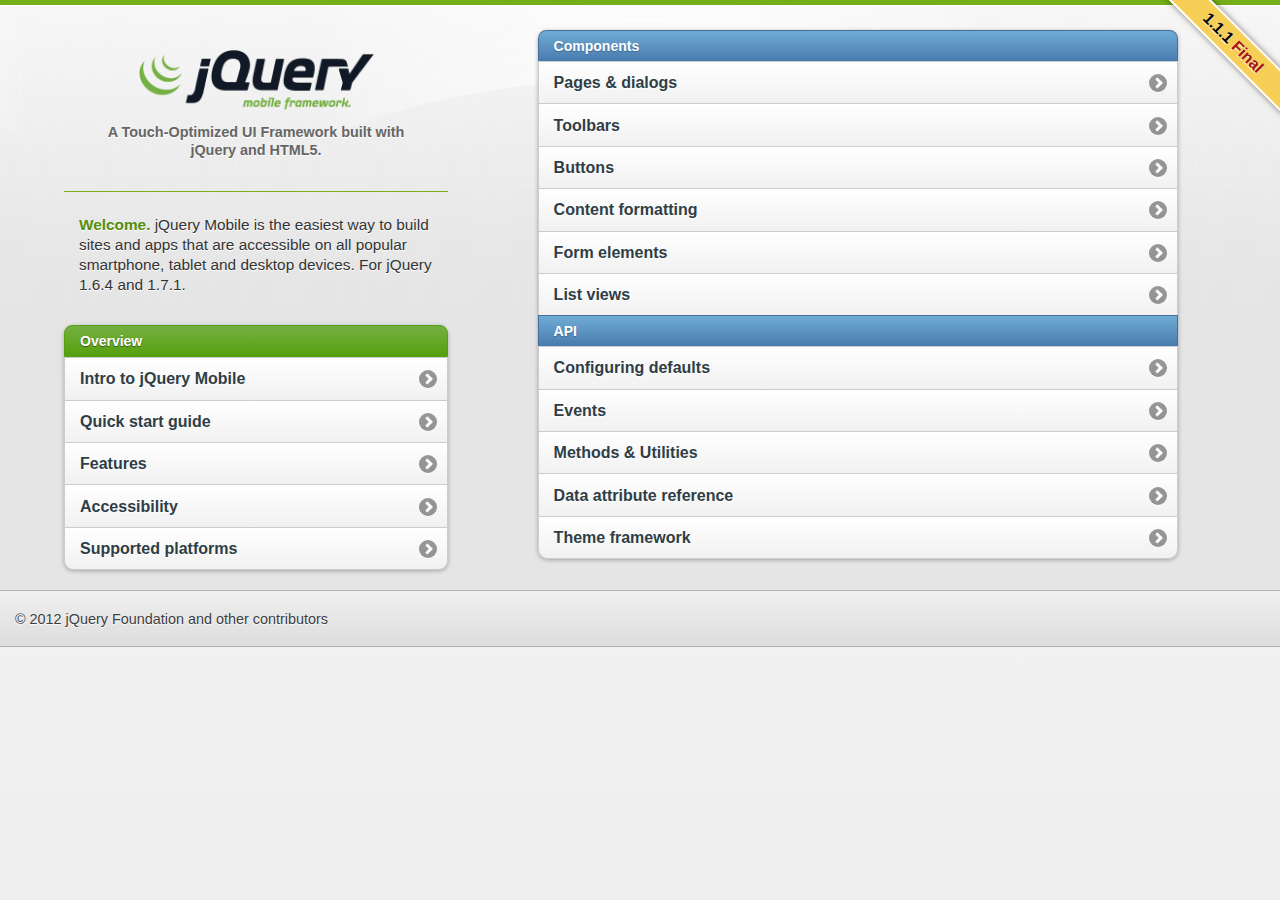
<file: WpWeddit/www/lib/jquery.mobile-1.1.1/demos/index.html>
<!DOCTYPE html>
<html>
<head>
	<meta charset="utf-8">
	<meta name="viewport" content="width=device-width, initial-scale=1">
	<title>jQuery Mobile: Demos and Documentation</title>
	<link rel="stylesheet"  href="css/themes/default/jquery.mobile-1.1.1.css" />
	<link rel="stylesheet" href="docs/_assets/css/jqm-docs.css" />
	<script src="js/jquery.js"></script>
	<script src="docs/_assets/js/jqm-docs.js"></script>
	<script src="js/jquery.mobile-1.1.1.js"></script>
	
</head>
<body>
<div data-role="page" class="type-home">
	<div data-role="content">
		<p class="jqm-version"></p>


		<div class="content-secondary">

			<div id="jqm-homeheader">
				<h1 id="jqm-logo"><img src="docs/_assets/images/jquery-logo.png" alt="jQuery Mobile Framework" /></h1>
				<p>A Touch-Optimized UI Framework built with jQuery and HTML5.</p>
			</div>


			<p class="intro"><strong>Welcome.</strong> jQuery Mobile is the easiest way to build sites and apps that are accessible on all popular smartphone, tablet and desktop devices. For jQuery 1.6.4 and 1.7.1.</p>

			<ul data-role="listview" data-inset="true" data-theme="c" data-dividertheme="f">
				<li data-role="list-divider">Overview</li>
				<li><a href="docs/about/intro.html">Intro to jQuery Mobile</a></li>
				<li><a href="docs/about/getting-started.html">Quick start guide</a></li>
				<li><a href="docs/about/features.html">Features</a></li>
				<li><a href="docs/about/accessibility.html">Accessibility</a></li>
				<li><a href="docs/about/platforms.html">Supported platforms</a></li>
			</ul>

		</div><!--/content-primary-->

		<div class="content-primary">
			<nav>


				<ul data-role="listview" data-inset="true" data-theme="c" data-dividertheme="b">
					<li data-role="list-divider">Components</li>
					<li><a href="docs/pages/index.html">Pages &amp; dialogs</a></li>
					<li><a href="docs/toolbars/index.html">Toolbars</a></li>
					<li><a href="docs/buttons/index.html">Buttons</a></li>
					<li><a href="docs/content/index.html">Content formatting</a></li>
					<li><a href="docs/forms/index.html">Form elements</a></li>
					<li><a href="docs/lists/index.html">List views</a></li>

					<li data-role="list-divider">API</li>
					<li><a href="docs/api/globalconfig.html">Configuring defaults</a></li>
					<li><a href="docs/api/events.html">Events</a></li>
					<li><a href="docs/api/methods.html">Methods &amp; Utilities</a></li>
					<li><a href="docs/api/data-attributes.html">Data attribute reference</a></li>
					<li><a href="docs/api/themes.html">Theme framework</a></li>


				</ul>
			</nav>
		</div>



	</div>

	<div data-role="footer" class="footer-docs" data-theme="c">
			<p>&copy; 2012 jQuery Foundation and other contributors</p>
	</div>

</div>
</body>
</html>
</file>
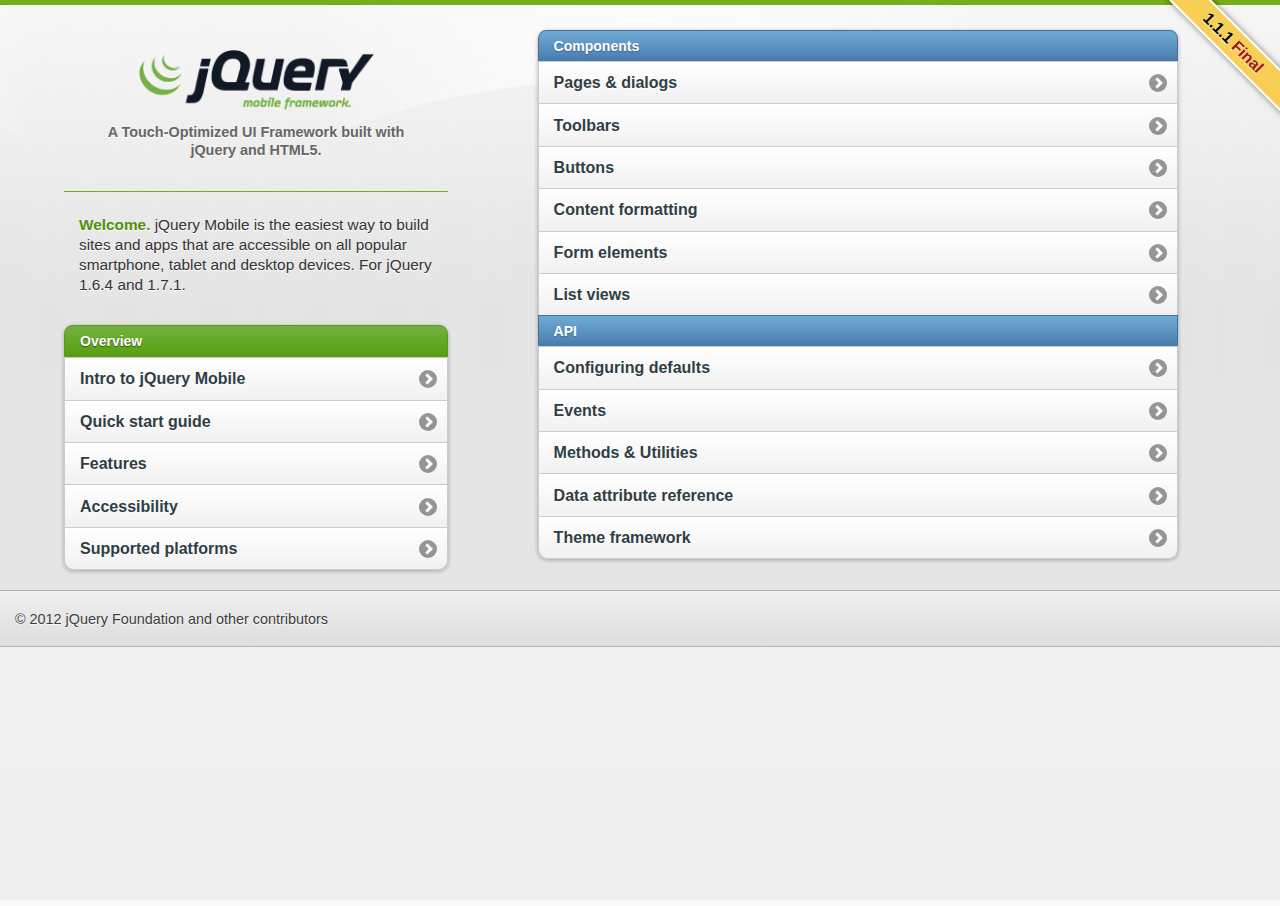
<file: WpWeddit/www/lib/jquery.mobile-1.1.1/demos/docs/index.html>
<!DOCTYPE html>
<html>
<head>
	<meta charset="utf-8">
	<meta name="viewport" content="width=device-width, initial-scale=1">
	<title>jQuery Mobile: Demos and Documentation</title>
	<link rel="stylesheet"  href="../css/themes/default/jquery.mobile-1.1.1.css" />
	<link rel="stylesheet" href="_assets/css/jqm-docs.css"/>

	<script src="../js/jquery.js"></script>
	<script src="../docs/_assets/js/jqm-docs.js"></script>
	<script src="../js/jquery.mobile-1.1.1.js"></script>
	<!-- Need to get a proper redirect hooked up. Blech. -->
	<meta http-equiv="refresh" content="0;url=../index.html">
</head> 
<body> 
	<div data-role="page" class="type-index">

<div data-role="header" data-theme="f">
	<h1>jQuery Mobile Docs</h1>
	<a href="../index.html" data-icon="home" data-iconpos="notext" class="ui-btn-right">Home</a>
</div>

<div data-role="content">   
	
<p>Nothing to see here folks.</p>
<a href="../index.html" data-role="button">View the documentation home page</a>

</div>

</div>
</body>
</html>
</file>
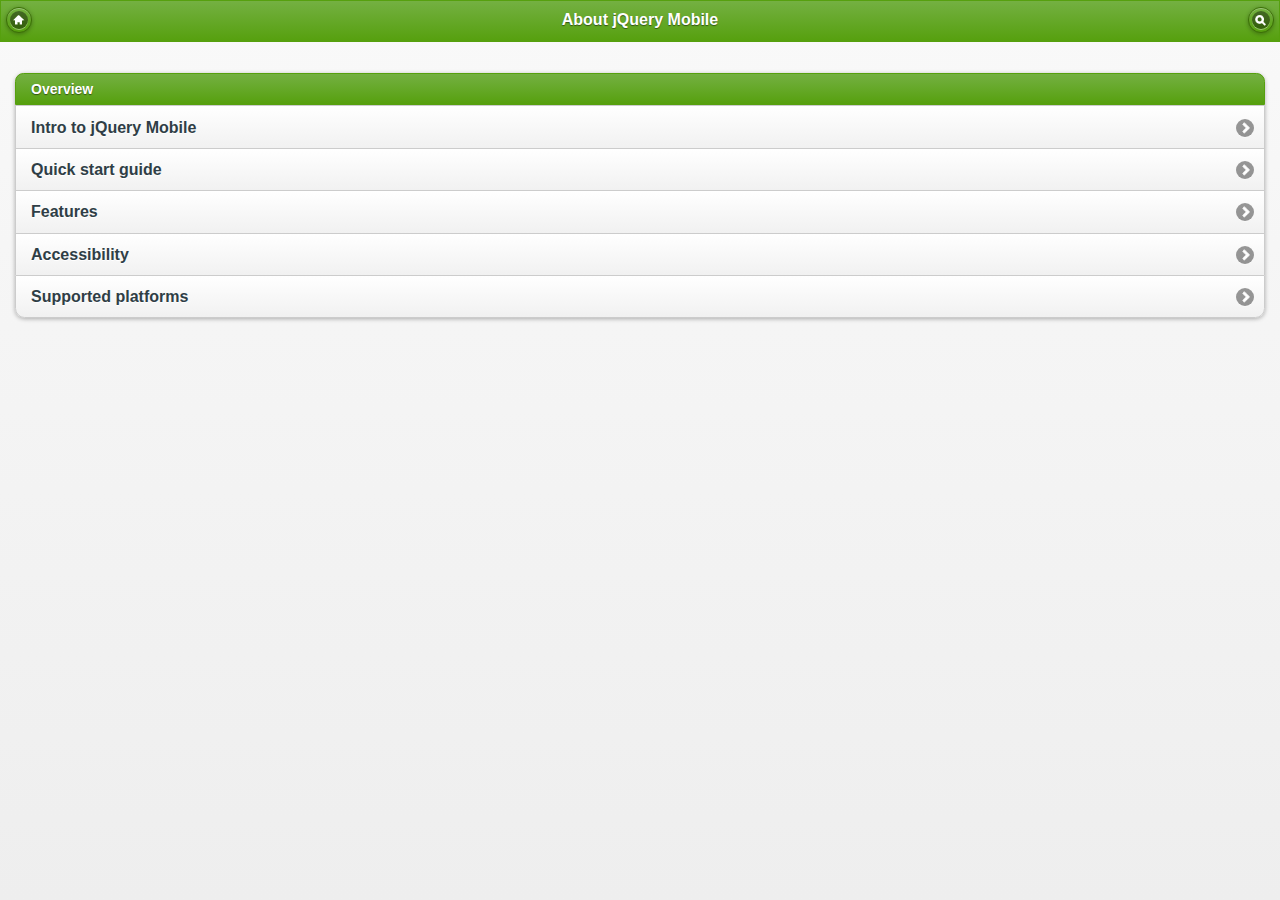
<file: WpWeddit/www/lib/jquery.mobile-1.1.1/demos/docs/about/index.html>
<!DOCTYPE html>
<html>
<head>
	<meta charset="utf-8">
	<meta name="viewport" content="width=device-width, initial-scale=1">
	<title>jQuery UI Mobile Framework - About</title>
	<link rel="stylesheet"  href="../../css/themes/default/jquery.mobile-1.1.1.css" />
	<link rel="stylesheet" href="../_assets/css/jqm-docs.css"/>

	<script src="../../js/jquery.js"></script>
	<script src="../../docs/_assets/js/jqm-docs.js"></script>
	<script src="../../js/jquery.mobile-1.1.1.js"></script>

</head>
<body> 

	<div data-role="page" class="type-index">

<div data-role="header" data-theme="f">
	<h1>About jQuery Mobile</h1>
	<a href="../../" data-icon="home" data-iconpos="notext" data-direction="reverse">Home</a>
		<a href="../nav.html" data-icon="search" data-iconpos="notext" data-rel="dialog" data-transition="fade">Search</a>
</div>

<div data-role="content">
	
	<ul data-role="listview" data-inset="true" data-theme="c" data-dividertheme="f">
		<li data-role="list-divider">Overview</li>
		<li><a href="intro.html">Intro to jQuery Mobile</a></li>
		<li><a href="getting-started.html">Quick start guide</a></li>	
		<li><a href="features.html">Features</a></li>
		<li><a href="accessibility.html">Accessibility</a></li>
		<li><a href="platforms.html">Supported platforms</a></li>
	</ul>

</div>

</div>
</body>
</html>
</file>
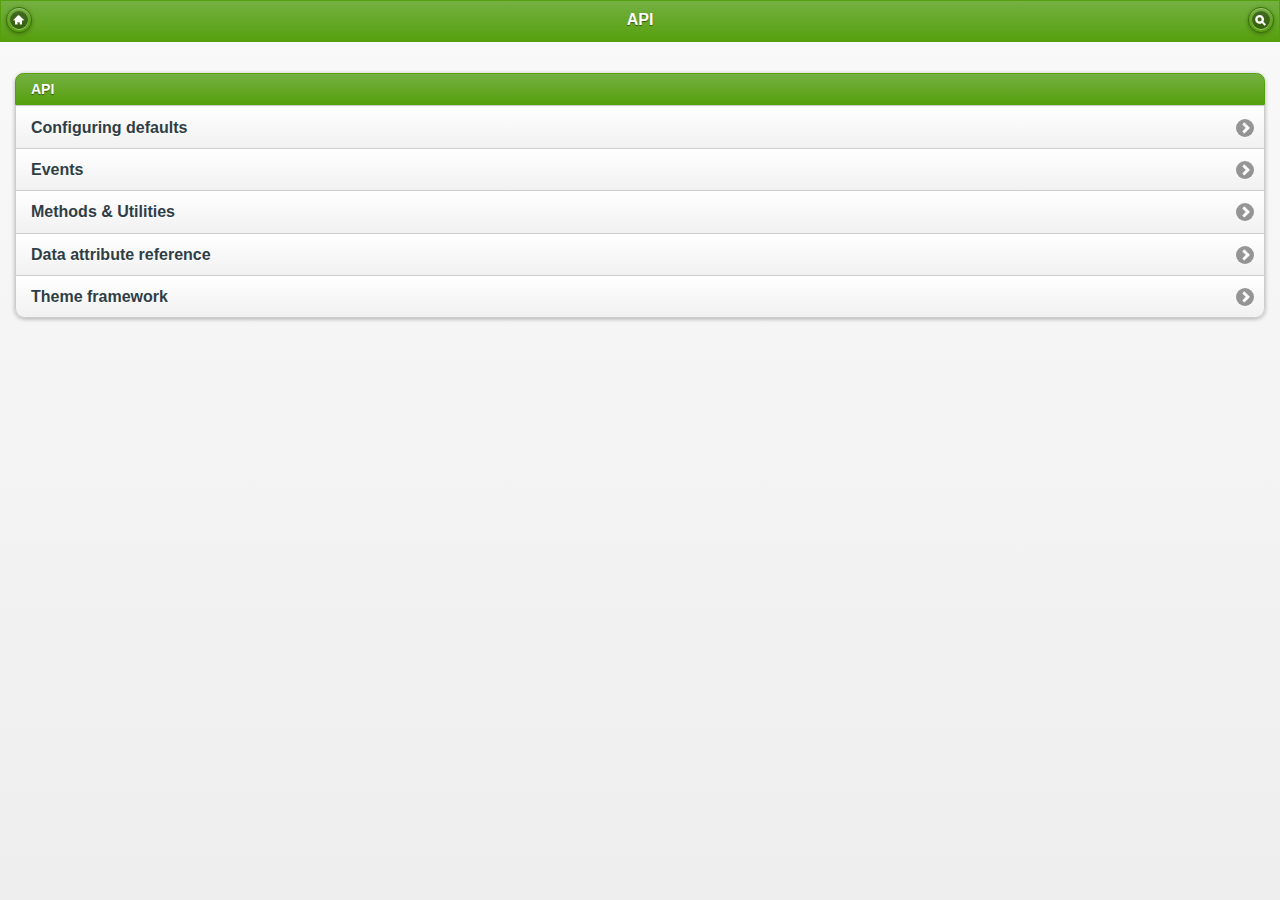
<file: WpWeddit/www/lib/jquery.mobile-1.1.1/demos/docs/api/index.html>
<!DOCTYPE html>
<html>
<head>
	<meta charset="utf-8">
	<meta name="viewport" content="width=device-width, initial-scale=1">
	<title>jQuery UI Mobile Framework - API</title>
	<link rel="stylesheet"  href="../../css/themes/default/jquery.mobile-1.1.1.css" />
	<link rel="stylesheet" href="../_assets/css/jqm-docs.css"/>

	<script src="../../js/jquery.js"></script>
	<script src="../../docs/_assets/js/jqm-docs.js"></script>
	<script src="../../js/jquery.mobile-1.1.1.js"></script>

</head> 
<body> 
<div data-role="page" class="type-index">

<div data-role="header" data-theme="f">
	<h1>API</h1>
	<a href="../../" data-icon="home" data-iconpos="notext" data-direction="reverse">Home</a>
		<a href="../nav.html" data-icon="search" data-iconpos="notext" data-rel="dialog" data-transition="fade">Search</a>
</div>

<div data-role="content">
	
		
		<ul data-role="listview" data-inset="true" data-theme="c" data-dividertheme="f">
			<li data-role="list-divider">API</li>
			<li><a href="globalconfig.html">Configuring defaults</a></li>
			<li><a href="events.html">Events</a></li>
			<li><a href="methods.html">Methods &amp; Utilities</a></li>
			<li><a href="data-attributes.html">Data attribute reference</a></li>
			<li><a href="themes.html">Theme framework</a></li>
		</ul>

</div>

</div>
</body>
</html>
</file>
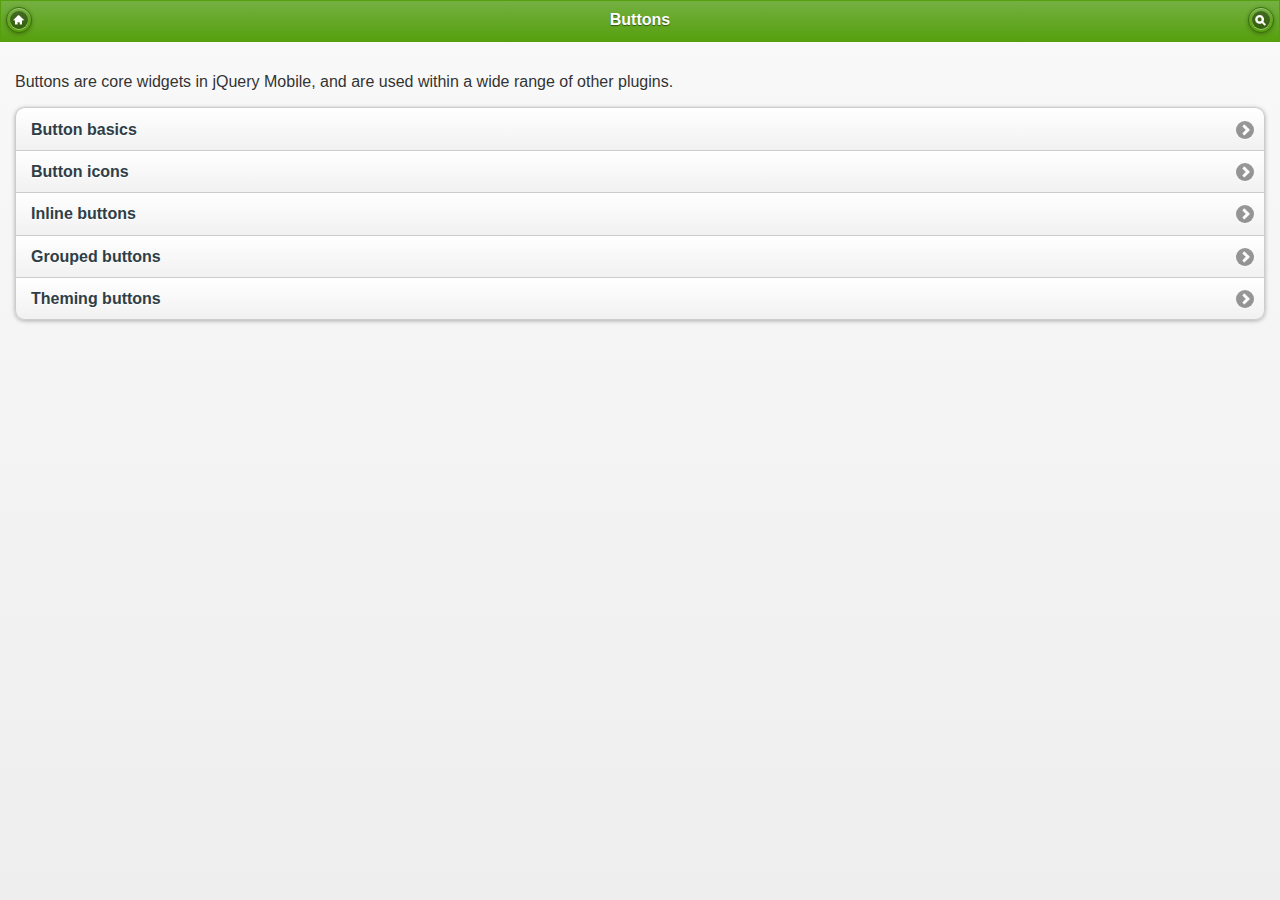
<file: WpWeddit/www/lib/jquery.mobile-1.1.1/demos/docs/buttons/index.html>
<!DOCTYPE html> 
<html>
	<head>
	<meta charset="utf-8">
	<meta name="viewport" content="width=device-width, initial-scale=1"> 
	<title>jQuery Mobile Docs - Buttons</title> 
	<link rel="stylesheet"  href="../../css/themes/default/jquery.mobile-1.1.1.css" />  
	<link rel="stylesheet" href="../_assets/css/jqm-docs.css"/>

	<script src="../../js/jquery.js"></script>
	<script src="../../docs/_assets/js/jqm-docs.js"></script>
	<script src="../../js/jquery.mobile-1.1.1.js"></script>

</head> 
<body> 

<div data-role="page" class="type-index">

	<div data-role="header" data-theme="f">
		<h1>Buttons</h1>
		<a href="../../" data-icon="home" data-iconpos="notext" data-direction="reverse">Home</a>
		<a href="../nav.html" data-icon="search" data-iconpos="notext" data-rel="dialog" data-transition="fade">Search</a>
	</div><!-- /header -->

	<div data-role="content">
			<p>Buttons are core widgets in jQuery Mobile, and are used within a wide range of other plugins.</p>

			<ul data-role="listview" data-inset="true">
					<li><a href="buttons-types.html">Button basics</a></li>
					<li><a href="buttons-icons.html">Button icons</a></li>
					<li><a href="buttons-inline.html">Inline buttons</a></li>
					<li><a href="buttons-grouped.html">Grouped buttons</a></li>
					<li><a href="buttons-themes.html">Theming buttons</a></li>
			</ul>
		</div>
	</div><!-- /content -->



	</div><!-- /page -->

	</body>
	</html>
</file>
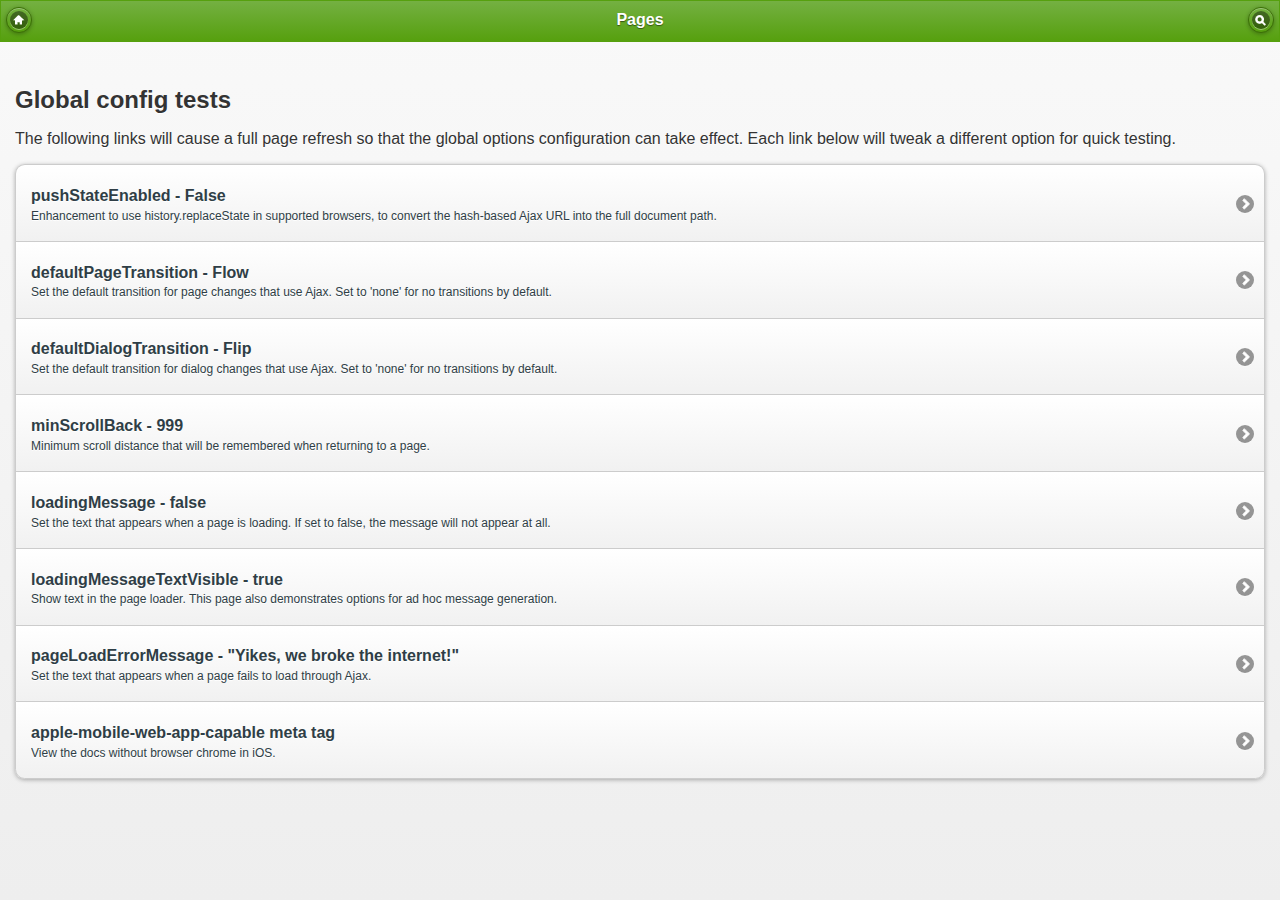
<file: WpWeddit/www/lib/jquery.mobile-1.1.1/demos/docs/config/index.html>
<!DOCTYPE html> 
<html>
	<head>
	<meta charset="utf-8">
	<meta name="viewport" content="width=device-width, initial-scale=1"> 
	<title>jQuery Mobile Docs - Configuration</title> 
	<link rel="stylesheet"  href="../../css/themes/default/jquery.mobile-1.1.1.css" />  
	<link rel="stylesheet" href="../_assets/css/jqm-docs.css"/>

	<script src="../../js/jquery.js"></script>
	<script src="../../docs/_assets/js/jqm-docs.js"></script>
	<script src="../../js/jquery.mobile-1.1.1.js"></script>

</head> 
<body> 

	<div data-role="page" class="type-index">

		<div data-role="header" data-theme="f">
		<h1>Pages</h1>
		<a href="../../" data-icon="home" data-iconpos="notext" data-direction="reverse">Home</a>
		<a href="../nav.html" data-icon="search" data-iconpos="notext" data-rel="dialog" data-transition="fade">Search</a>
	</div><!-- /header -->

	<div data-role="content">
				<h2>Global config tests</h2>
				<p>The following links will cause a full page refresh so that the global options configuration can take effect. Each link below will tweak a different option for quick testing.</p>

			
		<ul data-role="listview" data-inset="true">
			<li>
				<a href="pushState.html" data-ajax="false">
				<h3>pushStateEnabled - False</h3>
				<p>Enhancement to use history.replaceState in supported browsers, to convert the hash-based Ajax URL into the full document path. </p>
				</a>
			</li>
			<li>
				<a href="pageTransition.html" data-ajax="false">
				<h3>defaultPageTransition - Flow</h3>
				<p>Set the default transition for page changes that use Ajax. Set to 'none' for no transitions by default.</p>
				</a>
			</li>
			<li>
				<a href="dialogTransition.html" data-ajax="false">
				<h3>defaultDialogTransition - Flip</h3>
				<p>Set the default transition for dialog changes that use Ajax. Set to 'none' for no transitions by default.</p>
				</a>
			</li>
			<li>
				<a href="minScrollBack.html" data-ajax="false">
				<h3>minScrollBack - 999</h3>
				<p>Minimum scroll distance that will be remembered when returning to a page.</p>
				</a>
			</li>
			<li>
				<a href="loadingMessage.html" data-ajax="false">
				<h3>loadingMessage - false</h3>
				<p>Set the text that appears when a page is loading. If set to false, the message will not appear at all.</p>
				</a>
			</li>
			<li>
				<a href="loadingMessageTextVisible.html" data-ajax="false">
				<h3>loadingMessageTextVisible - true</h3>
				<p>Show text in the page loader.  This page also demonstrates options for ad hoc message generation.</p>
				</a>
			</li>
			<li>
				<a href="pageLoadErrorMessage.html" data-ajax="false">
				<h3>pageLoadErrorMessage - "Yikes, we broke the internet!"</h3>
				<p>Set the text that appears when a page fails to load through Ajax.</p>
				</a>
			</li>
			<li>
				<a href="iOSFullscreen.html" data-ajax="false">
				<h3>apple-mobile-web-app-capable meta tag</h3>
				<p>View the docs without browser chrome in iOS.</p>
				</a>
			</li>
		</ul>
		

		</div><!-- /ui-body wrapper -->	
</div><!-- /page -->

</body>
</html>
</file>
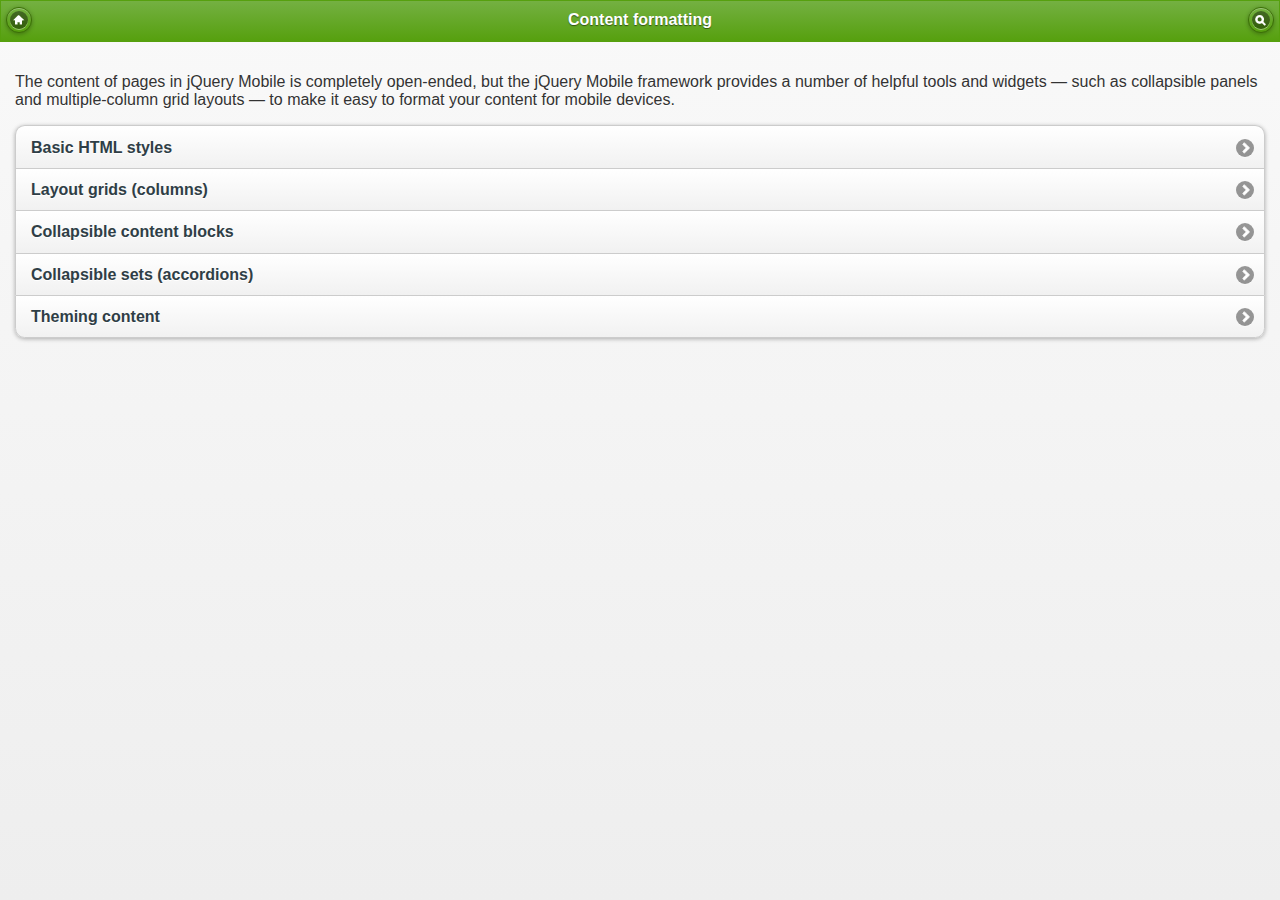
<file: WpWeddit/www/lib/jquery.mobile-1.1.1/demos/docs/content/index.html>
<!DOCTYPE html> 
<html>
	<head>
	<meta charset="utf-8">
	<meta name="viewport" content="width=device-width, initial-scale=1"> 
	<title>jQuery Mobile Docs - Content formatting</title> 
	<link rel="stylesheet"  href="../../css/themes/default/jquery.mobile-1.1.1.css" />  
	<link rel="stylesheet" href="../_assets/css/jqm-docs.css"/>

	<script src="../../js/jquery.js"></script>
	<script src="../../docs/_assets/js/jqm-docs.js"></script>
	<script src="../../js/jquery.mobile-1.1.1.js"></script>

</head> 
<body> 

<div data-role="page" class="type-index">

		<div data-role="header" data-theme="f">
		<h1>Content formatting</h1>
		<a href="../../" data-icon="home" data-iconpos="notext" data-direction="reverse">Home</a>
		<a href="../nav.html" data-icon="search" data-iconpos="notext" data-rel="dialog" data-transition="fade">Search</a>
	</div><!-- /header -->

	<div data-role="content">

		<p>The content of pages in jQuery Mobile is completely open-ended, but the jQuery Mobile framework provides a number of helpful tools and widgets &mdash; such as collapsible panels and multiple-column grid layouts &mdash; to make it easy to format your content for mobile devices.</p>

		

			
		<ul data-role="listview" data-inset="true">
			<li><a href="content-html.html">Basic HTML styles</a></li>
			<li><a href="content-grids.html">Layout grids (columns)</a></li>
			<li><a href="content-collapsible.html">Collapsible content blocks</a></li>
			<li><a href="content-collapsible-set.html">Collapsible sets (accordions)</a></li>
			<li><a href="content-themes.html">Theming content</a></li>
			<!--<li><a href="api-content.html">API documentation</a></li>-->
		</ul>

	</div><!-- /ui-body wrapper -->	
</div><!-- /page -->

</body>
</html>
</file>
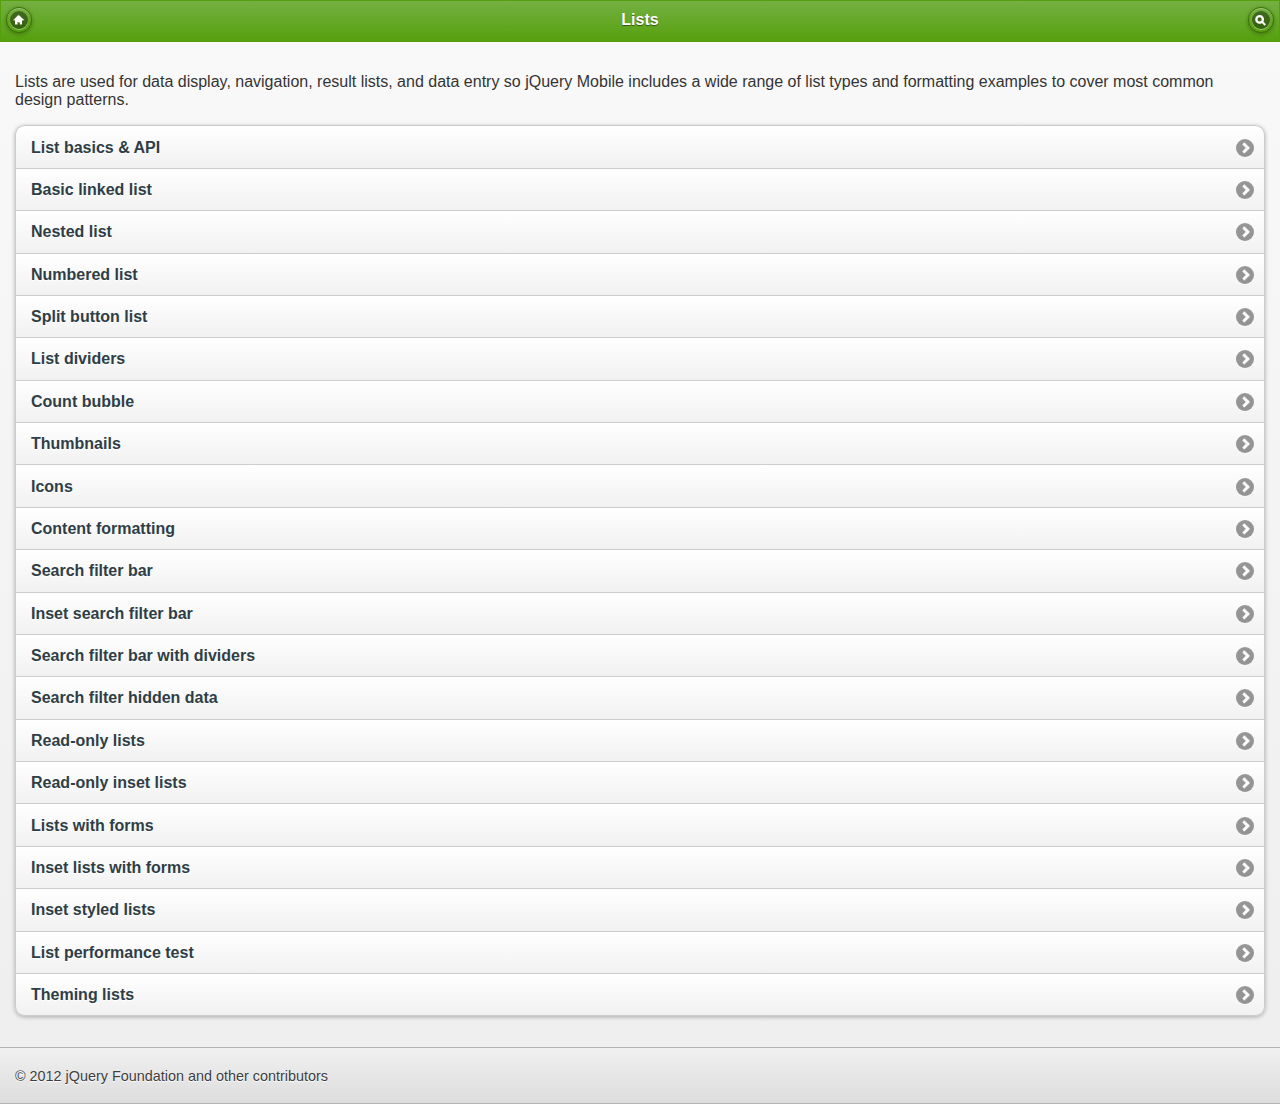
<file: WpWeddit/www/lib/jquery.mobile-1.1.1/demos/docs/lists/index.html>
<!DOCTYPE html> 
<html>
	<head>
	<meta charset="utf-8">
	<meta name="viewport" content="width=device-width, initial-scale=1"> 
	<title>jQuery Mobile Docs - Lists</title> 
	<link rel="stylesheet"  href="../../css/themes/default/jquery.mobile-1.1.1.css" />  
	<link rel="stylesheet" href="../_assets/css/jqm-docs.css"/>

	<script src="../../js/jquery.js"></script>
	<script src="../../docs/_assets/js/jqm-docs.js"></script>
	<script src="../../js/jquery.mobile-1.1.1.js"></script>

</head> 
<body> 

	<div data-role="page" class="type-index">

		<div data-role="header" data-theme="f">
		<h1>Lists</h1>
		<a href="../../" data-icon="home" data-iconpos="notext" data-direction="reverse">Home</a>
		<a href="../nav.html" data-icon="search" data-iconpos="notext" data-rel="dialog" data-transition="fade">Search</a>
	</div><!-- /header -->

	<div data-role="content">

		<p>Lists are used for data display, navigation, result lists, and data entry so jQuery Mobile includes a wide range of list types and formatting examples to cover most common design patterns.</p>
				
		<ul data-role="listview" data-inset="true">
			<li><a href="docs-lists.html">List basics &amp; API</a></li>
			<li><a href="lists-ul.html">Basic linked list</a></li>
			<li><a href="lists-nested.html">Nested list</a></li>
			<li><a href="lists-ol.html">Numbered list</a></li>
			
			
			
			<li><a href="lists-split.html">Split button list</a></li>	
			<li><a href="lists-divider.html">List dividers</a></li>
			<li><a href="lists-count.html">Count bubble</a></li>
			<li><a href="lists-thumbnails.html">Thumbnails</a></li>
			<li><a href="lists-icons.html">Icons</a></li>
			<li><a href="lists-formatting.html">Content formatting</a></li>
			<li><a href="lists-search.html">Search filter bar</a></li>
			<li><a href="lists-search-inset.html">Inset search filter bar</a></li>
			<li><a href="lists-search-with-dividers.html">Search filter bar with dividers</a></li>
			<li><a href="lists-search-filtertext.html">Search filter hidden data</a></li>

			<li><a href="lists-readonly.html">Read-only lists</a></li>
			<li><a href="lists-readonly-inset.html">Read-only inset lists</a></li>
			<li><a href="lists-forms.html">Lists with forms</a></li>
			<li><a href="lists-forms-inset.html">Inset lists with forms</a></li>
			
			
			
			<li><a href="lists-inset.html">Inset styled lists</a></li>
			<li><a href="lists-performance.html">List performance test</a></li>
			<li><a href="lists-themes.html">Theming lists</a></li>
			<!--<li><a href="api-lists.html">API documentation</a></li>-->
		</ul>
		
	

	</div><!-- /content -->

	<div data-role="footer" class="footer-docs" data-theme="c">
			<p>&copy; 2012 jQuery Foundation and other contributors</p>
	</div>

	</div><!-- /page -->

	</body>
	</html>
</file>
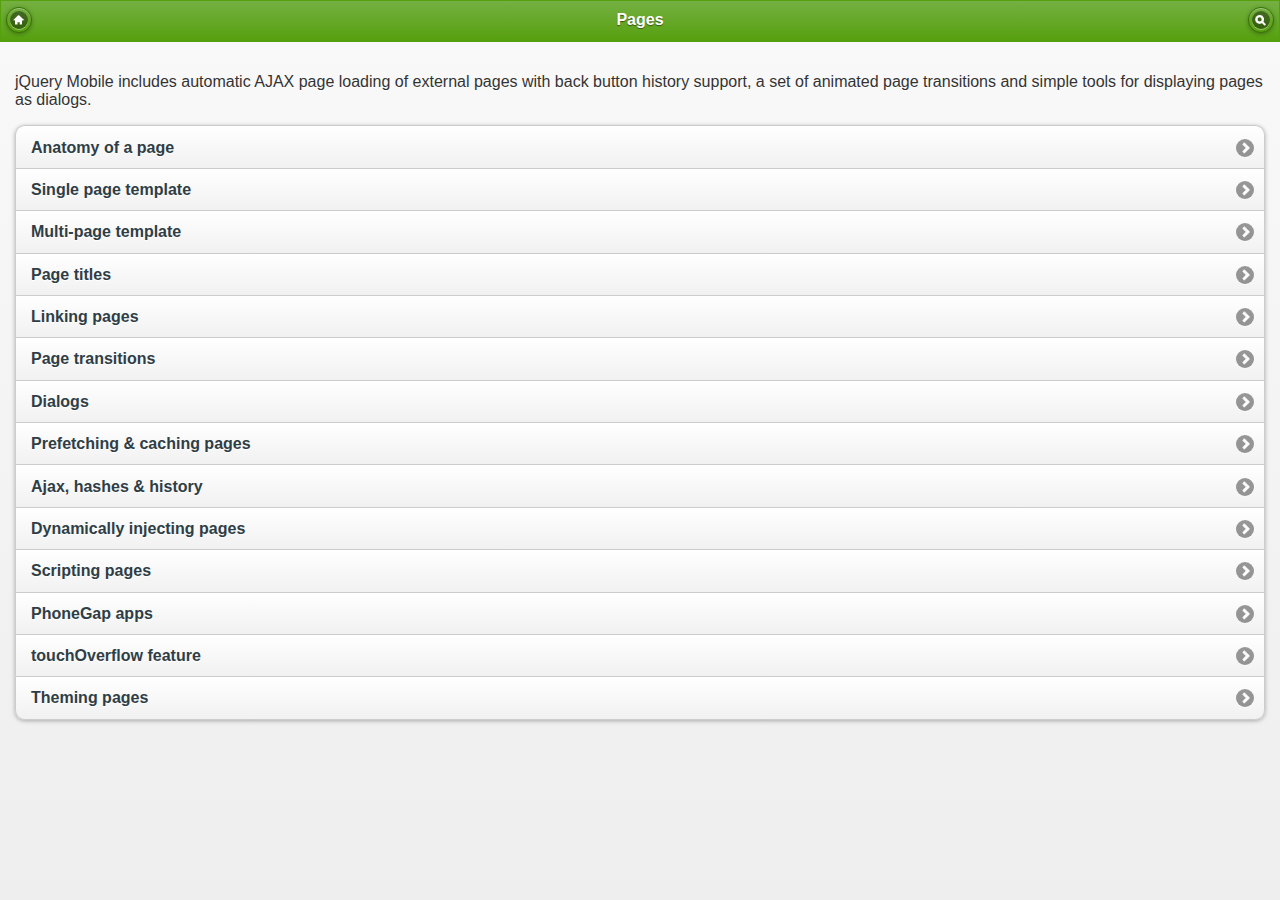
<file: WpWeddit/www/lib/jquery.mobile-1.1.1/demos/docs/pages/index.html>
<!DOCTYPE html> 
<html>
	<head>
	<meta charset="utf-8">
	<meta name="viewport" content="width=device-width, initial-scale=1"> 
	<title>jQuery Mobile Docs - Pages</title> 
	<link rel="stylesheet"  href="../../css/themes/default/jquery.mobile-1.1.1.css" />  
	<link rel="stylesheet" href="../_assets/css/jqm-docs.css"/>

	<script src="../../js/jquery.js"></script>
	<script src="../../docs/_assets/js/jqm-docs.js"></script>
	<script src="../../js/jquery.mobile-1.1.1.js"></script>

</head> 
<body> 

	<div data-role="page" class="type-index">

		<div data-role="header" data-theme="f">
		<h1>Pages</h1>
		<a href="../../" data-icon="home" data-iconpos="notext" data-direction="reverse">Home</a>
		<a href="../nav.html" data-icon="search" data-iconpos="notext" data-rel="dialog" data-transition="fade">Search</a>
	</div><!-- /header -->

	<div data-role="content">

				<p>jQuery Mobile includes automatic AJAX page loading of external pages with back button history support, a set of animated page transitions and simple tools for displaying pages as dialogs.</p>

			
		<ul data-role="listview" data-inset="true">
								<li><a href="page-anatomy.html">Anatomy of a page</a></li>
								<li><a href="page-template.html" data-ajax="false">Single page template</a></li>
								<li><a href="multipage-template.html" data-ajax="false">Multi-page template</a></li>
								<li><a href="page-titles.html">Page titles</a></li>
								<li><a href="page-links.html">Linking pages</a></li>
								<li><a href="page-transitions.html">Page transitions</a></li>
								<li><a href="page-dialogs.html">Dialogs</a></li>
								<li><a href="page-cache.html">Prefetching &amp; caching pages</a></li>
								<li><a href="page-navmodel.html">Ajax, hashes &amp; history</a></li>
								<li><a href="page-dynamic.html">Dynamically injecting pages</a></li>
								<li><a href="page-scripting.html">Scripting pages</a></li>
								<li><a href="phonegap.html">PhoneGap apps</a></li>
								<li><a href="touchoverflow.html">touchOverflow feature</a></li>
								<li><a href="pages-themes.html">Theming pages</a></li>
		</ul>


		</div><!-- /ui-body wrapper -->	
</div><!-- /page -->

</body>
</html>
</file>
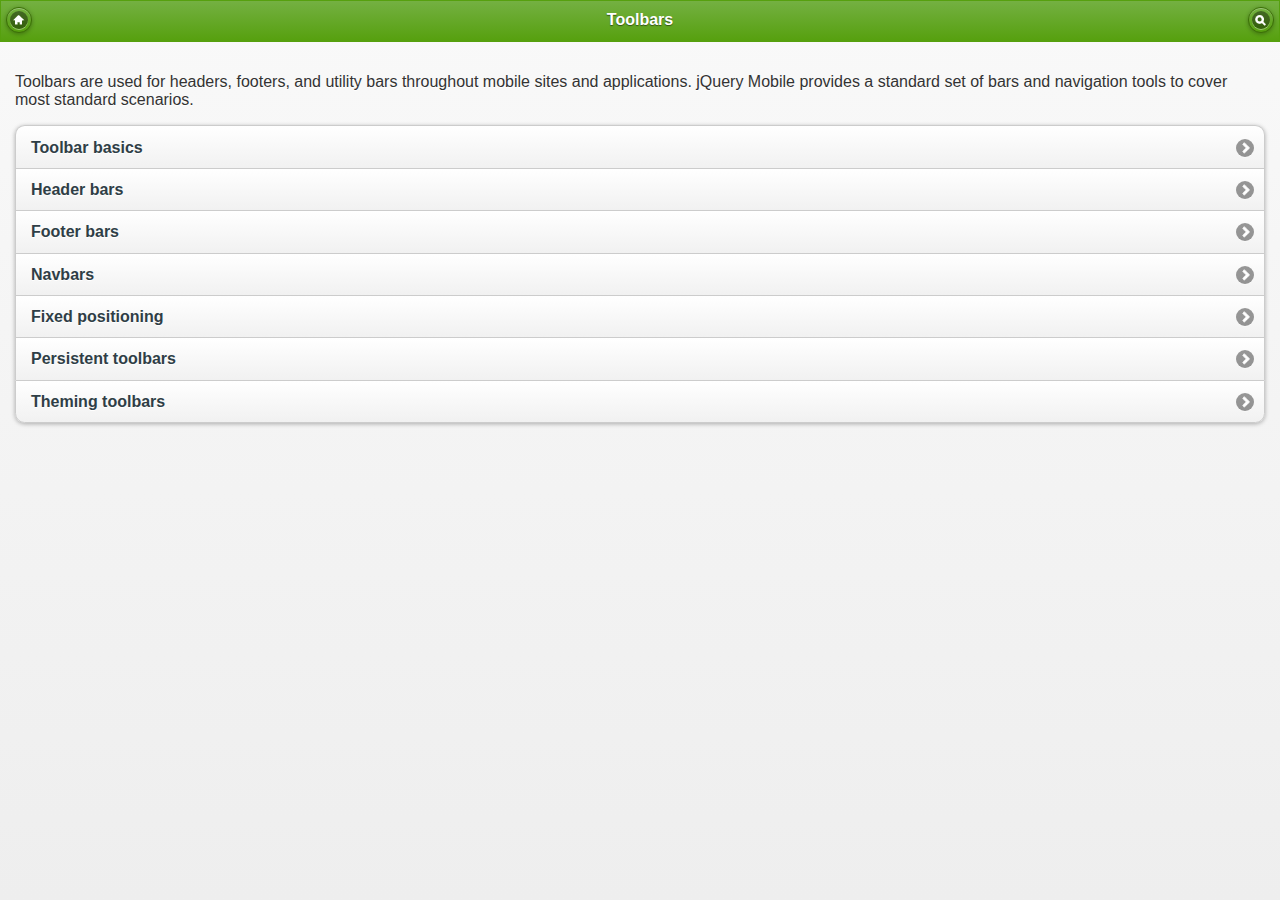
<file: WpWeddit/www/lib/jquery.mobile-1.1.1/demos/docs/toolbars/index.html>
<!DOCTYPE html> 
<html>
	<head>
	<meta charset="utf-8">
	<meta name="viewport" content="width=device-width, initial-scale=1"> 
	<title>jQuery Mobile Docs - Toolbars</title> 
	<link rel="stylesheet"  href="../../css/themes/default/jquery.mobile-1.1.1.css" />  
	<link rel="stylesheet" href="../_assets/css/jqm-docs.css"/>

	<script src="../../js/jquery.js"></script>
	<script src="../../docs/_assets/js/jqm-docs.js"></script>
	<script src="../../js/jquery.mobile-1.1.1.js"></script>

</head> 
<body> 

	<div data-role="page" class="type-index">

		<div data-role="header" data-theme="f">
		<h1>Toolbars</h1>
		<a href="../../" data-icon="home" data-iconpos="notext" data-direction="reverse">Home</a>
		<a href="../nav.html" data-icon="search" data-iconpos="notext" data-rel="dialog" data-transition="fade">Search</a>
	</div><!-- /header -->

	<div data-role="content">

		<p>Toolbars are used for headers, footers, and utility bars throughout mobile sites and applications. jQuery Mobile provides a standard set of bars and navigation tools to cover most standard scenarios.</p>

			
		<ul data-role="listview" data-inset="true">
			<li><a href="docs-bars.html">Toolbar basics</a></li>
			<li><a href="docs-headers.html">Header bars</a></li>
			<li><a href="docs-footers.html">Footer bars</a></li>
			<li><a href="docs-navbar.html">Navbars</a></li>
			<li><a href="bars-fixed.html">Fixed positioning</a></li>
			<li><a href="footer-persist-a.html">Persistent toolbars</a></li>
			<li><a href="bars-themes.html">Theming toolbars</a></li>
			<!--<li><a href="api-bars.html">API documentation</a></li>-->
		</ul>			

	</div><!-- /content -->
</div><!-- /page -->

</body>
</html>
</file>
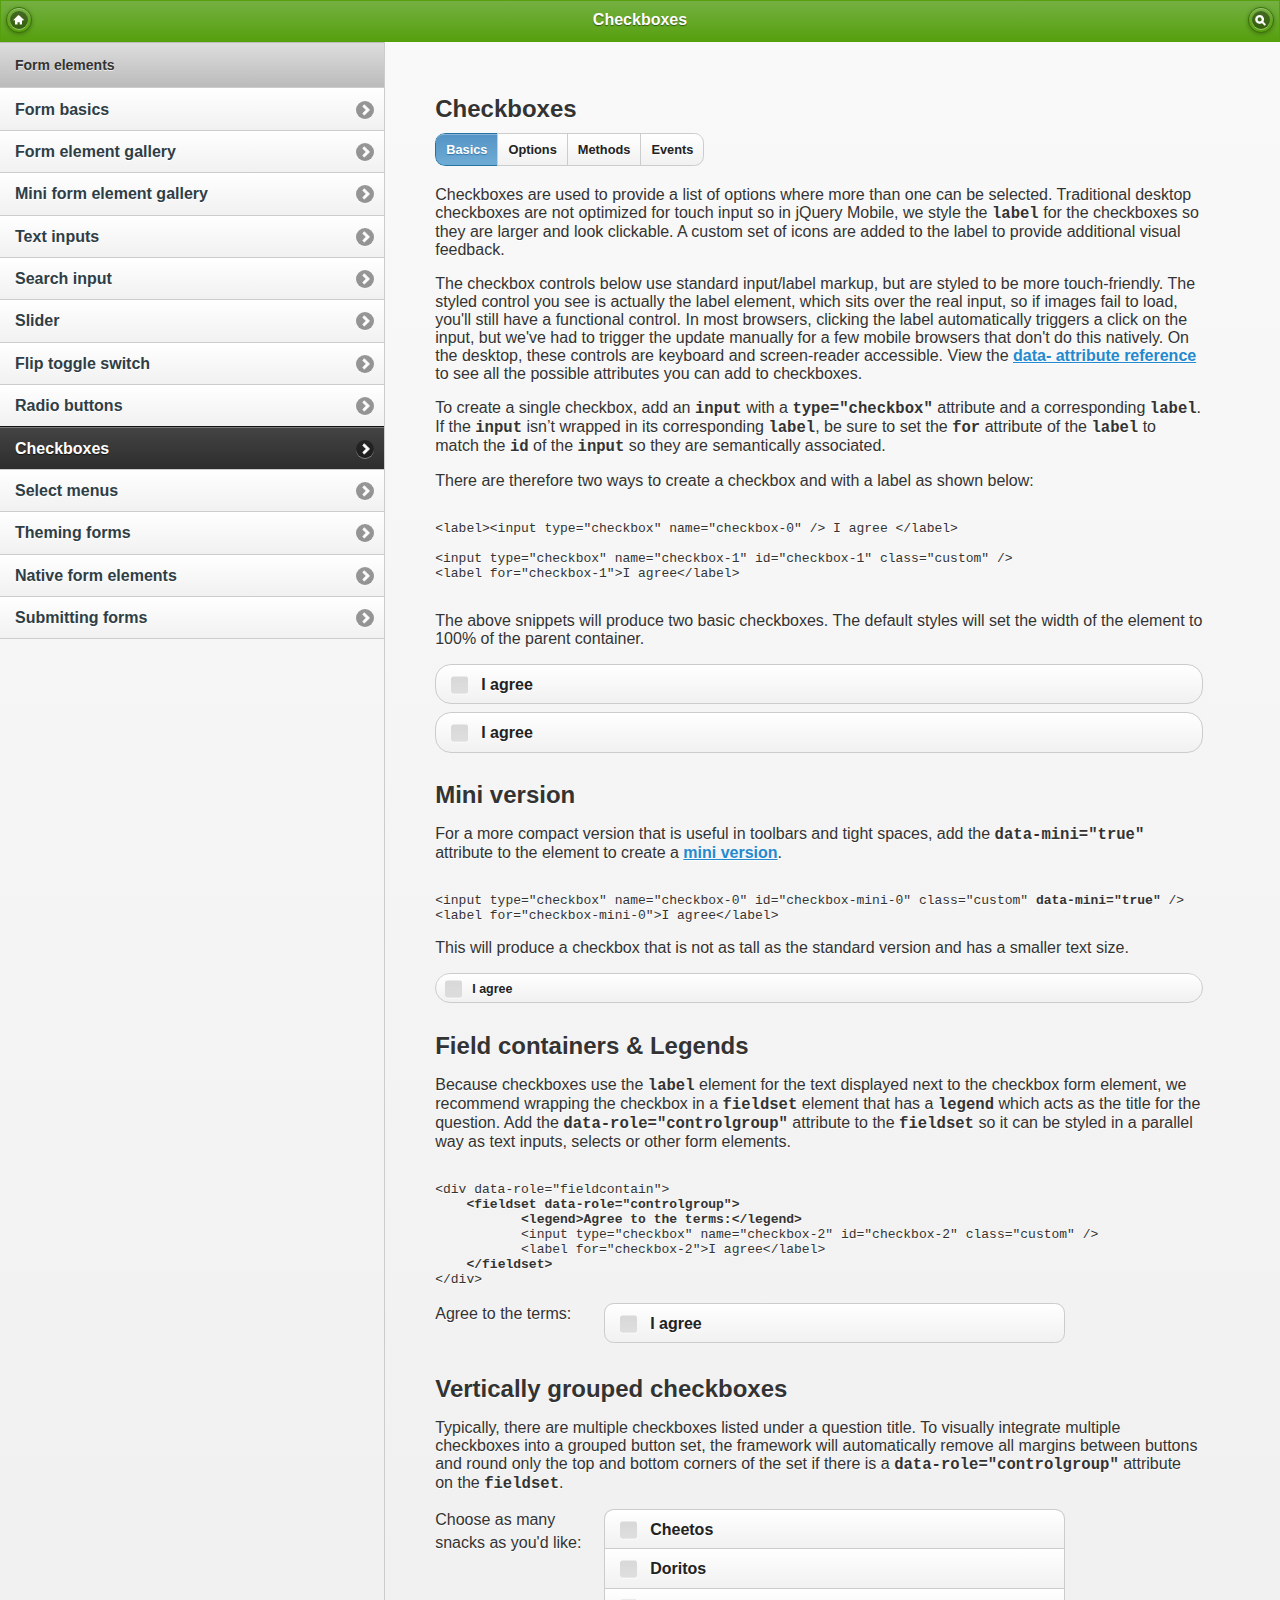
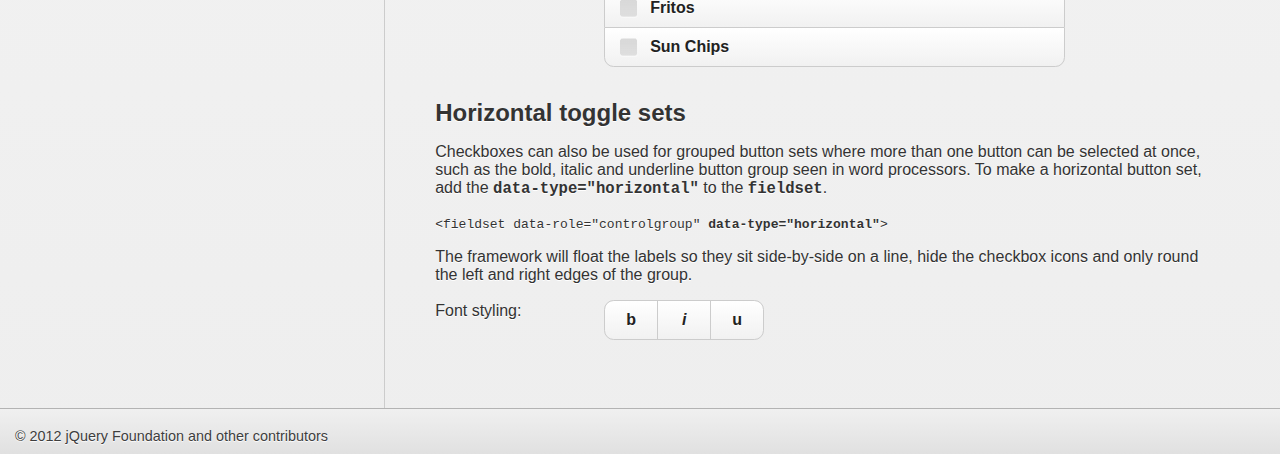
<file: WpWeddit/www/lib/jquery.mobile-1.1.1/demos/docs/forms/checkboxes/index.html>
<!DOCTYPE html> 
<html>
	<head>
	<meta charset="utf-8">
	<meta name="viewport" content="width=device-width, initial-scale=1"> 
	<title>jQuery Mobile Docs - Checkboxes</title> 
	<link rel="stylesheet"  href="../../../css/themes/default/jquery.mobile-1.1.1.css" />
	<link rel="stylesheet" href="../../_assets/css/jqm-docs.css"/>
	<script src="../../../js/jquery.js"></script>
	<script src="../../../docs/_assets/js/jqm-docs.js"></script>
	<script src="../../../js/jquery.mobile-1.1.1.js"></script>

</head> 
<body> 

	<div data-role="page" class="type-interior">

		<div data-role="header" data-theme="f">
		<h1>Checkboxes</h1>
		<a href="../../../" data-icon="home" data-iconpos="notext" data-direction="reverse">Home</a>
		<a href="../../nav.html" data-icon="search" data-iconpos="notext" data-rel="dialog" data-transition="fade">Search</a>
	</div><!-- /header -->

	<div data-role="content">
		<div class="content-primary">
		
		<form action="#" method="get">

		<h2>Checkboxes</h2>

    <ul data-role="controlgroup" data-type="horizontal" class="localnav">
      <li><a href="index.html" data-role="button" data-transition="fade" class="ui-btn-active">Basics</a></li>
      <li><a href="options.html" data-role="button" data-transition="fade">Options</a></li>
      <li><a href="methods.html" data-role="button" data-transition="fade">Methods</a></li>
      <li><a href="events.html" data-role="button" data-transition="fade">Events</a></li>
    </ul>

		<p>Checkboxes are used to provide a list of options where more than one can be selected. Traditional desktop checkboxes are not optimized for touch input so in jQuery Mobile, we style the <code>label</code> for the checkboxes so they are larger and look clickable. A custom set of icons are added to the label to provide additional visual feedback.</p>
		
		<p>The checkbox controls below use standard input/label markup, but are styled to be more touch-friendly. The styled control you see is actually the label element, which sits over the real input, so if images fail to load, you'll still have a functional control. In most browsers, clicking the label automatically triggers a click on the input, but we've had to trigger the update manually for a few mobile browsers that don't do this natively. On the desktop, these controls are keyboard and screen-reader accessible. View the <a href="../../api/data-attributes.html">data- attribute reference</a> to see all the possible attributes you can add to checkboxes.</p>

		<p>To create a single checkbox, add an <code>input</code> with a <code>type="checkbox"</code> attribute and a corresponding <code>label</code>. If the <code>input</code> isn’t wrapped in its corresponding <code>label</code>, be sure to set the <code>for</code> attribute of the <code>label</code> to match the <code>id</code> of the <code>input</code> so they are semantically associated.</p>
		<p>There are therefore two ways to create a checkbox and with a label as shown below:</p>
		
		<pre><code>	
&lt;label&gt;&lt;input type=&quot;checkbox&quot; name=&quot;checkbox-0&quot; /&gt; I agree &lt;/label&gt;
			
&lt;input type=&quot;checkbox&quot; name=&quot;checkbox-1&quot; id=&quot;checkbox-1&quot; class=&quot;custom&quot; /&gt;
&lt;label for=&quot;checkbox-1&quot;&gt;I agree&lt;/label&gt;
		</code></pre>
				
		<p>The above snippets will produce two basic checkboxes. The default styles will set the width of the element to 100% of the parent container.</p>
					
		<label> <input type="checkbox" name="checkbox-0 "/> I agree</label>
		
		<input type="checkbox" name="checkbox-1" id="checkbox-1" class="custom" />
		<label for="checkbox-1">I agree</label>
		
		
		<h2>Mini version</h2>

		<p>For a more compact version that is useful in toolbars and tight spaces, add the <code>data-mini="true"</code> attribute to the element to create a <a href="../forms-all-mini.html">mini version</a>. </p>

<pre><code>	
&lt;input type=&quot;checkbox&quot; name=&quot;checkbox-0&quot; id=&quot;checkbox-mini-0&quot; class=&quot;custom&quot; <strong>data-mini=&quot;true&quot;</strong> /&gt;
&lt;label for=&quot;checkbox-mini-0&quot;&gt;I agree&lt;/label&gt;
</code></pre>
		
		<p>This will produce a checkbox that is not as tall as the standard version and has a smaller text size.</p>
		<input type="checkbox" name="checkbox-mini-0" id="checkbox-mini-0" class="custom" data-mini="true" />
		<label for="checkbox-mini-0">I agree</label>


		<h2>Field containers &amp; Legends</h2>
		<p>Because checkboxes use the <code>label</code> element for the text displayed next to the checkbox form element, we recommend wrapping the checkbox in a <code>fieldset</code> element that has a <code>legend</code> which acts as the title for the question. Add the  <code> data-role="controlgroup"</code> attribute to the <code>fieldset</code> so it can be styled in a parallel way as text inputs, selects or other form elements.</p>
		
<pre><code>	
&lt;div data-role=&quot;fieldcontain&quot;&gt;
    <strong>&lt;fieldset data-role=&quot;controlgroup&quot;&gt;
	   &lt;legend&gt;Agree to the terms:&lt;/legend&gt;</strong>
	   &lt;input type=&quot;checkbox&quot; name=&quot;checkbox-2&quot; id=&quot;checkbox-2&quot; class=&quot;custom&quot; /&gt;
	   &lt;label for=&quot;checkbox-2&quot;&gt;I agree&lt;/label&gt;
    <strong>&lt;/fieldset&gt;</strong>
&lt;/div&gt;
</code></pre>

	<div data-role="fieldcontain">
	 	<fieldset data-role="controlgroup">
			<legend>Agree to the terms:</legend>
			<input type="checkbox" name="checkbox-2" id="checkbox-2" class="custom" />
			<label for="checkbox-2">I agree</label>
	    </fieldset>
	</div>
	
			
		
		<h2>Vertically grouped checkboxes</h2>
		
		<p>Typically, there are multiple checkboxes listed under a question title. To visually integrate multiple checkboxes into a grouped button set, the framework will automatically remove all margins between buttons and round only the top and bottom corners of the set if there is a <code> data-role="controlgroup"</code> attribute on the <code>fieldset</code>.</p>

			<div  data-role="fieldcontain">
			 	<fieldset data-role="controlgroup">
					<legend>Choose as many snacks as you'd like:</legend>
					<input type="checkbox" name="checkbox-1a" id="checkbox-1a" class="custom" />
					<label for="checkbox-1a">Cheetos</label>

					<input type="checkbox" name="checkbox-2a" id="checkbox-2a" class="custom" />
					<label for="checkbox-2a">Doritos</label>
					
					<input type="checkbox" name="checkbox-3a" id="checkbox-3a" class="custom" />
					<label for="checkbox-3a">Fritos</label>

					<input type="checkbox" name="checkbox-4a" id="checkbox-4a" class="custom" />
					<label for="checkbox-4a">Sun Chips</label>
			    </fieldset>
			</div>
		
		<h2>Horizontal toggle sets</h2>
		
		<p>Checkboxes can also be used for grouped button sets where more than one button can be selected at once, such as the bold, italic and underline button group seen in word processors. To make a horizontal button set, add the <code> data-type="horizontal"</code> to the <code>fieldset</code>.</p>

<code>
&lt;fieldset data-role=&quot;controlgroup&quot; <strong>data-type=&quot;horizontal&quot;</strong>&gt;
</code>

			<p>The framework will float the labels so they sit side-by-side on a line, hide the checkbox icons and only round the left and right edges of the group.</p>
			
		<div data-role="fieldcontain">
		    <fieldset data-role="controlgroup" data-type="horizontal">
		    	<legend>Font styling:</legend>
		    	<input type="checkbox" name="checkbox-6" id="checkbox-6" class="custom" />
				<label for="checkbox-6">b</label>

				<input type="checkbox" name="checkbox-7" id="checkbox-7" class="custom" />
				<label for="checkbox-7"><em>i</em></label>

				<input type="checkbox" name="checkbox-8" id="checkbox-8" class="custom" />
				<label for="checkbox-8">u</label>    
		    </fieldset>
		</div>




	</form>
	
	</div><!--/content-primary -->		
	
	<div class="content-secondary">
		
		<div data-role="collapsible" data-collapsed="true" data-theme="b" data-content-theme="d">
			
				<h3>More in this section</h3>
				
				<ul data-role="listview" data-theme="c" data-dividertheme="d">
				
					<li data-role="list-divider">Form elements</li>
					<li><a href="../docs-forms.html">Form basics</a></li>
					<li><a href="../forms-all.html">Form element gallery</a></li>
					<li><a href="../forms-all-mini.html">Mini form element gallery</a></li>
					<li><a href="../textinputs/index.html">Text inputs</a></li>
					<li><a href="../search/">Search input</a></li>
					<li><a href="../slider/">Slider</a></li>
					<li><a href="../switch/">Flip toggle switch</a></li>
					<li><a href="../radiobuttons/">Radio buttons</a></li>
					<li data-theme="a"><a href="index.html">Checkboxes</a></li>
					<li><a href="../selects/">Select menus</a></li>
					<li><a href="../forms-themes.html">Theming forms</a></li>
					<li><a href="../forms-all-native.html">Native form elements</a></li>
					<li><a href="../forms-sample.html">Submitting forms</a></li>
					
	
				</ul>
		</div>
	</div>		

</div><!-- /content -->

<div data-role="footer" class="footer-docs" data-theme="c">
		<p>&copy; 2012 jQuery Foundation and other contributors</p>
</div>
	
</div><!-- /page -->

</body>
</html>
</file>
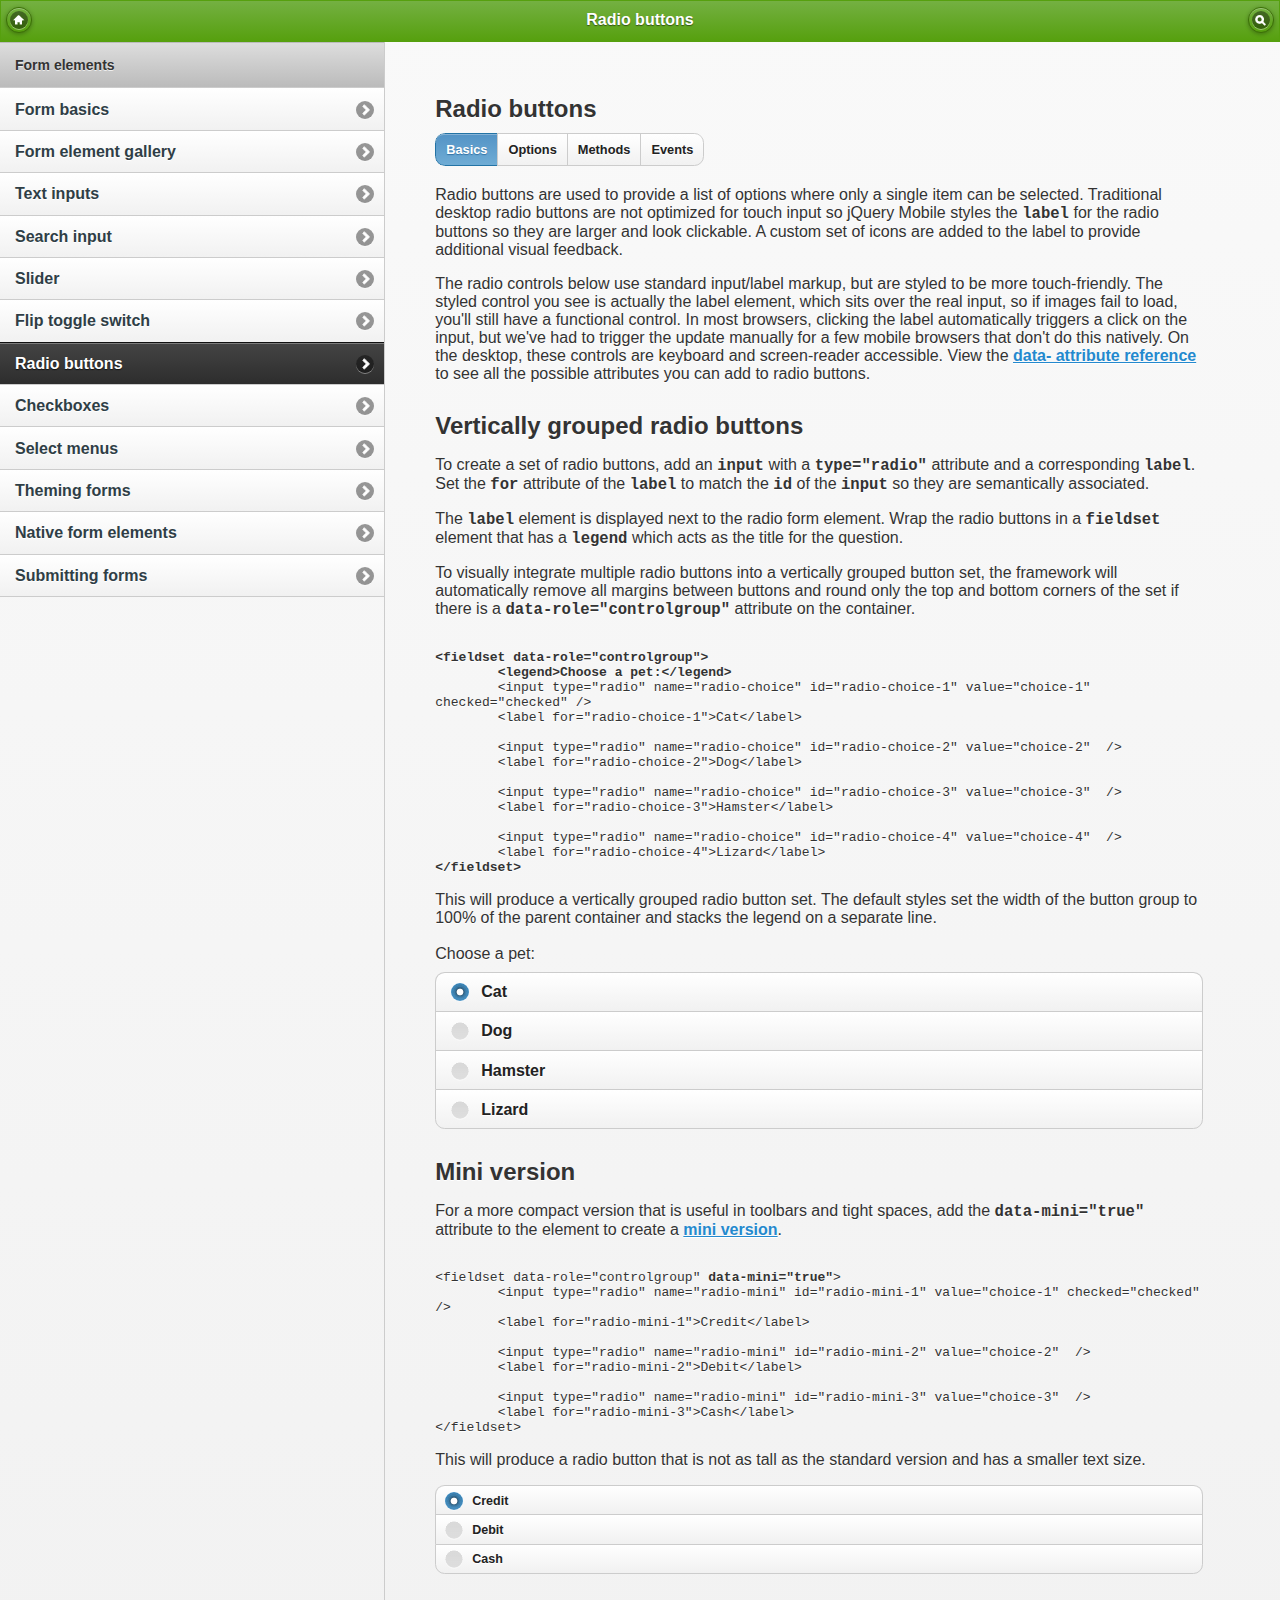
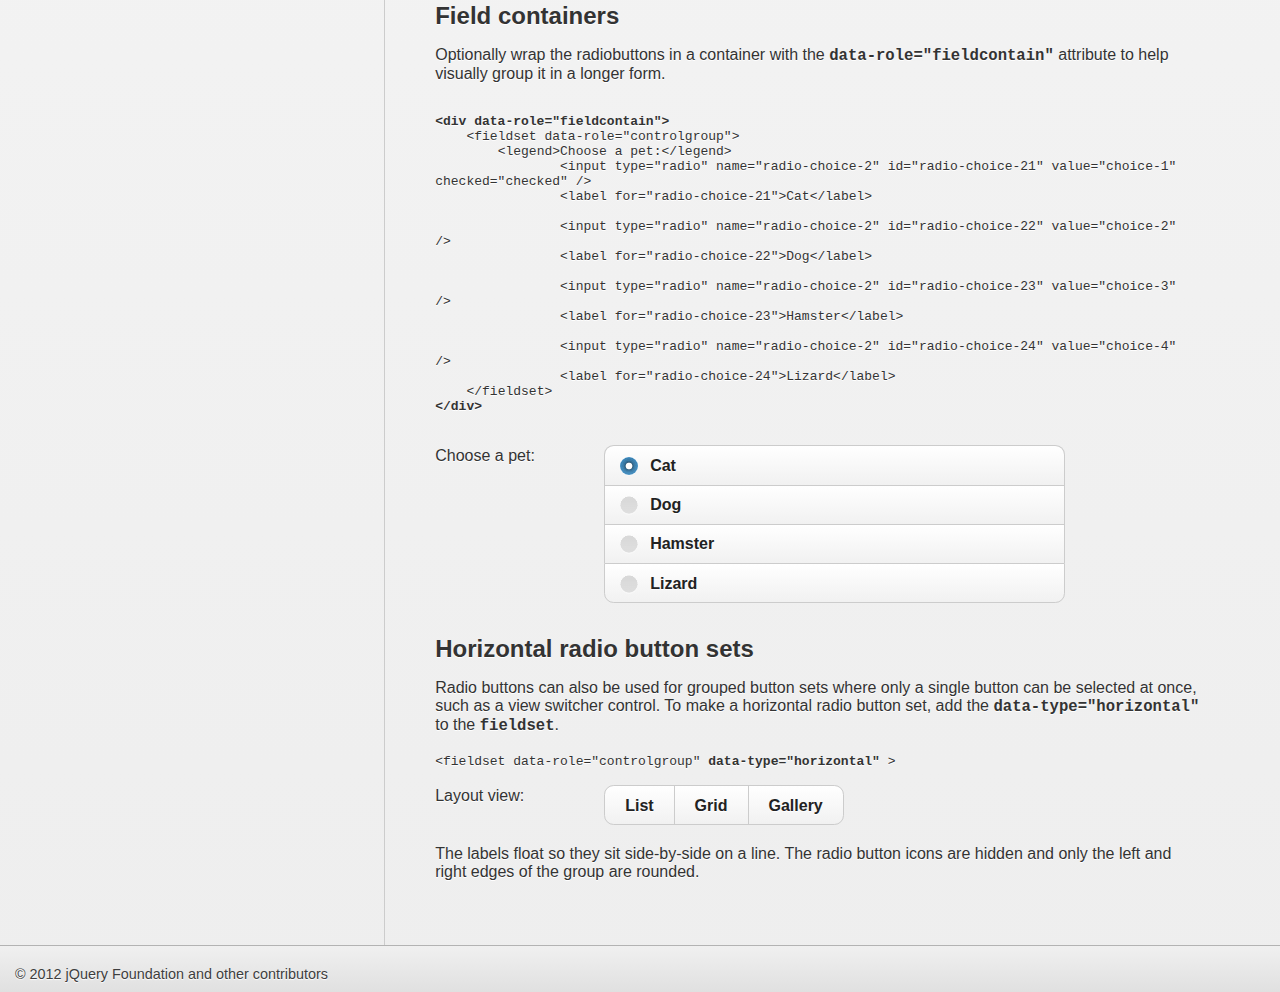
<file: WpWeddit/www/lib/jquery.mobile-1.1.1/demos/docs/forms/radiobuttons/index.html>
<!DOCTYPE html> 
<html>
	<head>
	<meta charset="utf-8">
	<meta name="viewport" content="width=device-width, initial-scale=1"> 
	<title>jQuery Mobile Docs - Radio Buttons</title> 
	<link rel="stylesheet"  href="../../../css/themes/default/jquery.mobile-1.1.1.css" />
	<link rel="stylesheet" href="../../_assets/css/jqm-docs.css"/> 
	<script src="../../../js/jquery.js"></script>
	<script src="../../../docs/_assets/js/jqm-docs.js"></script>
	<script src="../../../js/jquery.mobile-1.1.1.js"></script>

</head> 
<body> 

	<div data-role="page" class="type-interior">

		<div data-role="header" data-theme="f">
		<h1>Radio buttons</h1>
		<a href="../../../" data-icon="home" data-iconpos="notext" data-direction="reverse">Home</a>
		<a href="../../nav.html" data-icon="search" data-iconpos="notext" data-rel="dialog" data-transition="fade">Search</a>
	</div><!-- /header -->

	<div data-role="content">
		<div class="content-primary">
		
		<form action="#" method="get">

		<h2>Radio buttons</h2>

    <ul data-role="controlgroup" data-type="horizontal" class="localnav">
      <li><a href="index.html" data-role="button" data-transition="fade" class="ui-btn-active">Basics</a></li>
      <li><a href="options.html" data-role="button" data-transition="fade">Options</a></li>
      <li><a href="methods.html" data-role="button" data-transition="fade">Methods</a></li>
      <li><a href="events.html" data-role="button" data-transition="fade">Events</a></li>
    </ul>

		<p>Radio buttons are used to provide a list of options where only a single item can be selected. Traditional desktop radio buttons are not optimized for touch input so jQuery Mobile styles the <code>label</code> for the radio buttons so they are larger and look clickable. A custom set of icons are added to the label to provide additional visual feedback.</p>
		
		<p>The radio controls below use standard input/label markup, but are styled to be more touch-friendly. The styled control you see is actually the label element, which sits over the real input, so if images fail to load, you'll still have a functional control. In most browsers, clicking the label automatically triggers a click on the input, but we've had to trigger the update manually for a few mobile browsers that don't do this natively. On the desktop, these controls are keyboard and screen-reader accessible. View the <a href="../../api/data-attributes.html">data- attribute reference</a> to see all the possible attributes you can add to radio buttons.</p>
		
		<h2>Vertically grouped radio buttons</h2>
		
		<p>To create a set of radio buttons, add an <code>input</code> with a <code>type="radio"</code> attribute and a corresponding <code>label</code>. Set the <code>for</code> attribute of the <code>label</code> to match the <code>id</code> of the <code>input</code> so they are semantically associated.</p>
		
		<p>The <code>label</code> element is displayed next to the radio form element. Wrap the radio buttons in a <code>fieldset</code> element that has a <code>legend</code> which acts as the title for the question.</p>
		
		<p>To visually integrate multiple radio buttons into a vertically grouped button set, the framework will automatically remove all margins between buttons and round only the top and bottom corners of the set if there is a <code> data-role="controlgroup"</code> attribute on the container.</p>
				
<pre><code>	
<strong>&lt;fieldset data-role=&quot;controlgroup&quot;&gt;
	&lt;legend&gt;Choose a pet:&lt;/legend&gt;</strong>
     	&lt;input type=&quot;radio&quot; name=&quot;radio-choice&quot; id=&quot;radio-choice-1&quot; value=&quot;choice-1&quot; checked=&quot;checked&quot; /&gt;
     	&lt;label for=&quot;radio-choice-1&quot;&gt;Cat&lt;/label&gt;

     	&lt;input type=&quot;radio&quot; name=&quot;radio-choice&quot; id=&quot;radio-choice-2&quot; value=&quot;choice-2&quot;  /&gt;
     	&lt;label for=&quot;radio-choice-2&quot;&gt;Dog&lt;/label&gt;

     	&lt;input type=&quot;radio&quot; name=&quot;radio-choice&quot; id=&quot;radio-choice-3&quot; value=&quot;choice-3&quot;  /&gt;
     	&lt;label for=&quot;radio-choice-3&quot;&gt;Hamster&lt;/label&gt;

     	&lt;input type=&quot;radio&quot; name=&quot;radio-choice&quot; id=&quot;radio-choice-4&quot; value=&quot;choice-4&quot;  /&gt;
     	&lt;label for=&quot;radio-choice-4&quot;&gt;Lizard&lt;/label&gt;
<strong>&lt;/fieldset&gt;</strong>
</code></pre>

		
		<p>This will produce a vertically grouped radio button set. The default styles set the width of the button group to 100% of the parent container and stacks the legend on a separate line.</p>
		
		
	    <fieldset data-role="controlgroup">
	    	<legend>Choose a pet:</legend>
	         	<input type="radio" name="radio-pet" id="radio-pet-1a" value="choice-1" checked="checked"  />
	         	<label for="radio-pet-1a">Cat</label>

	         	<input type="radio" name="radio-pet" id="radio-pet-2a" value="choice-2"  />
	         	<label for="radio-pet-2a">Dog</label>

	         	<input type="radio" name="radio-pet" id="radio-pet-3a" value="choice-3"  />
	         	<label for="radio-pet-3a">Hamster</label>

	         	<input type="radio" name="radio-pet" id="radio-pet-4a" value="choice-4"  />
	         	<label for="radio-pet-4a">Lizard</label>
	    </fieldset>

		<h2>Mini version</h2>

		<p>For a more compact version that is useful in toolbars and tight spaces, add the <code>data-mini="true"</code> attribute to the element to create a <a href="../forms-all-mini.html">mini version</a>. </p>

<pre><code>			
&lt;fieldset data-role=&quot;controlgroup&quot; <strong>data-mini=&quot;true&quot;</strong>&gt;
    	&lt;input type=&quot;radio&quot; name=&quot;radio-mini&quot; id=&quot;radio-mini-1&quot; value=&quot;choice-1&quot; checked=&quot;checked&quot; /&gt;
    	&lt;label for=&quot;radio-mini-1&quot;&gt;Credit&lt;/label&gt;

	&lt;input type=&quot;radio&quot; name=&quot;radio-mini&quot; id=&quot;radio-mini-2&quot; value=&quot;choice-2&quot;  /&gt;
    	&lt;label for=&quot;radio-mini-2&quot;&gt;Debit&lt;/label&gt;
    	
    	&lt;input type=&quot;radio&quot; name=&quot;radio-mini&quot; id=&quot;radio-mini-3&quot; value=&quot;choice-3&quot;  /&gt;
    	&lt;label for=&quot;radio-mini-3&quot;&gt;Cash&lt;/label&gt;
&lt;/fieldset&gt;
</code></pre>

		<p>This will produce a radio button that is not as tall as the standard version and has a smaller text size.</p>
		
		<fieldset data-role="controlgroup" data-mini="true">
	         	<input type="radio" name="radio-mini" id="radio-mini-1" value="choice-1" checked="checked" />
	         	<label for="radio-mini-1">Credit</label>
	         	<input type="radio" name="radio-mini" id="radio-mini-2" value="choice-2"  />
	         	<label for="radio-mini-2">Debit</label>
	         	<input type="radio" name="radio-mini" id="radio-mini-3" value="choice-3"  />
	         	<label for="radio-mini-3">Cash</label>
	    </fieldset>
		
		<h2>Field containers</h2>
		
		<p>Optionally wrap the radiobuttons in a container with the <code>data-role="fieldcontain"</code> attribute to help visually group it in a longer form.</p>
	<pre><code>	
<strong>&lt;div data-role=&quot;fieldcontain&quot;&gt;</strong>
    &lt;fieldset data-role=&quot;controlgroup&quot;&gt;
    	&lt;legend&gt;Choose a pet:&lt;/legend&gt;
         	&lt;input type=&quot;radio&quot; name=&quot;radio-choice-2&quot; id=&quot;radio-choice-21&quot; value=&quot;choice-1&quot; checked=&quot;checked&quot; /&gt;
         	&lt;label for=&quot;radio-choice-21&quot;&gt;Cat&lt;/label&gt;

         	&lt;input type=&quot;radio&quot; name=&quot;radio-choice-2&quot; id=&quot;radio-choice-22&quot; value=&quot;choice-2&quot;  /&gt;
         	&lt;label for=&quot;radio-choice-22&quot;&gt;Dog&lt;/label&gt;

         	&lt;input type=&quot;radio&quot; name=&quot;radio-choice-2&quot; id=&quot;radio-choice-23&quot; value=&quot;choice-3&quot;  /&gt;
         	&lt;label for=&quot;radio-choice-23&quot;&gt;Hamster&lt;/label&gt;

         	&lt;input type=&quot;radio&quot; name=&quot;radio-choice-2&quot; id=&quot;radio-choice-24&quot; value=&quot;choice-4&quot;  /&gt;
         	&lt;label for=&quot;radio-choice-24&quot;&gt;Lizard&lt;/label&gt;
    &lt;/fieldset&gt;
<strong>&lt;/div&gt;
</strong>	</code></pre>

		<div data-role="fieldcontain">
		    <fieldset data-role="controlgroup">
		    	<legend>Choose a pet:</legend>
		         	<input type="radio" name="radio-pet-1" id="radio-pet-1" value="choice-1" checked="checked"  />
		         	<label for="radio-pet-1">Cat</label>

		         	<input type="radio" name="radio-pet-1" id="radio-pet-2" value="choice-2"  />
		         	<label for="radio-pet-2">Dog</label>

		         	<input type="radio" name="radio-pet-1" id="radio-pet-3" value="choice-3"  />
		         	<label for="radio-pet-3">Hamster</label>

		         	<input type="radio" name="radio-pet-1" id="radio-pet-4" value="choice-4"  />
		         	<label for="radio-pet-4">Lizard</label>
		    </fieldset>
		</div>
			<h2>Horizontal radio button sets</h2>

			<p>Radio buttons can also be used for grouped button sets where only a single button can be selected at once, such as a view switcher control. To make a horizontal radio button set, add the <code> data-type="horizontal"</code> to the <code>fieldset</code>.</p>

	<code>
	&lt;fieldset data-role=&quot;controlgroup&quot; <strong>data-type=&quot;horizontal&quot;</strong> &gt;
	</code>

	<div data-role="fieldcontain">
	    <fieldset data-role="controlgroup" data-type="horizontal">
	     	<legend>Layout view:</legend>
	         	<input type="radio" name="radio-view" id="radio-view-a" value="list"  />
	         	<label for="radio-view-a">List</label>
	         	<input type="radio" name="radio-view" id="radio-view-b" value="grid"  />
	         	<label for="radio-view-b">Grid</label>
	         	<input type="radio" name="radio-view" id="radio-view-c" value="gallery"  />
	         	<label for="radio-view-c">Gallery</label>
	    </fieldset>
	</div>

				<p>The labels float so they sit side-by-side on a line. The radio button icons are hidden and only the left and right edges of the group are rounded.</p>
				

	



	</form>
	
	</div><!--/content-primary -->		
	
	<div class="content-secondary">
		
		<div data-role="collapsible" data-collapsed="true" data-theme="b" data-content-theme="d">
			
				<h3>More in this section</h3>
				
				<ul data-role="listview" data-theme="c" data-dividertheme="d">
				
					<li data-role="list-divider">Form elements</li>
					<li><a href="../docs-forms.html">Form basics</a></li>
					<li><a href="../forms-all.html">Form element gallery</a></li>
					<li><a href="../textinputs/index.html">Text inputs</a></li>
					<li><a href="../search/">Search input</a></li>
					<li><a href="../slider/">Slider</a></li>
					<li><a href="../switch/">Flip toggle switch</a></li>
					<li data-theme="a"><a href="index.html">Radio buttons</a></li>
					<li><a href="../checkboxes/">Checkboxes</a></li>
					<li><a href="../selects/">Select menus</a></li>
					<li><a href="../forms-themes.html">Theming forms</a></li>
					<li><a href="../forms-all-native.html">Native form elements</a></li>
					<li><a href="../forms-sample.html">Submitting forms</a></li>
					
	
				</ul>
		</div>
	</div>		

</div><!-- /content -->

<div data-role="footer" class="footer-docs" data-theme="c">
		<p>&copy; 2012 jQuery Foundation and other contributors</p>
</div>
	
</div><!-- /page -->

</body>
</html>
</file>
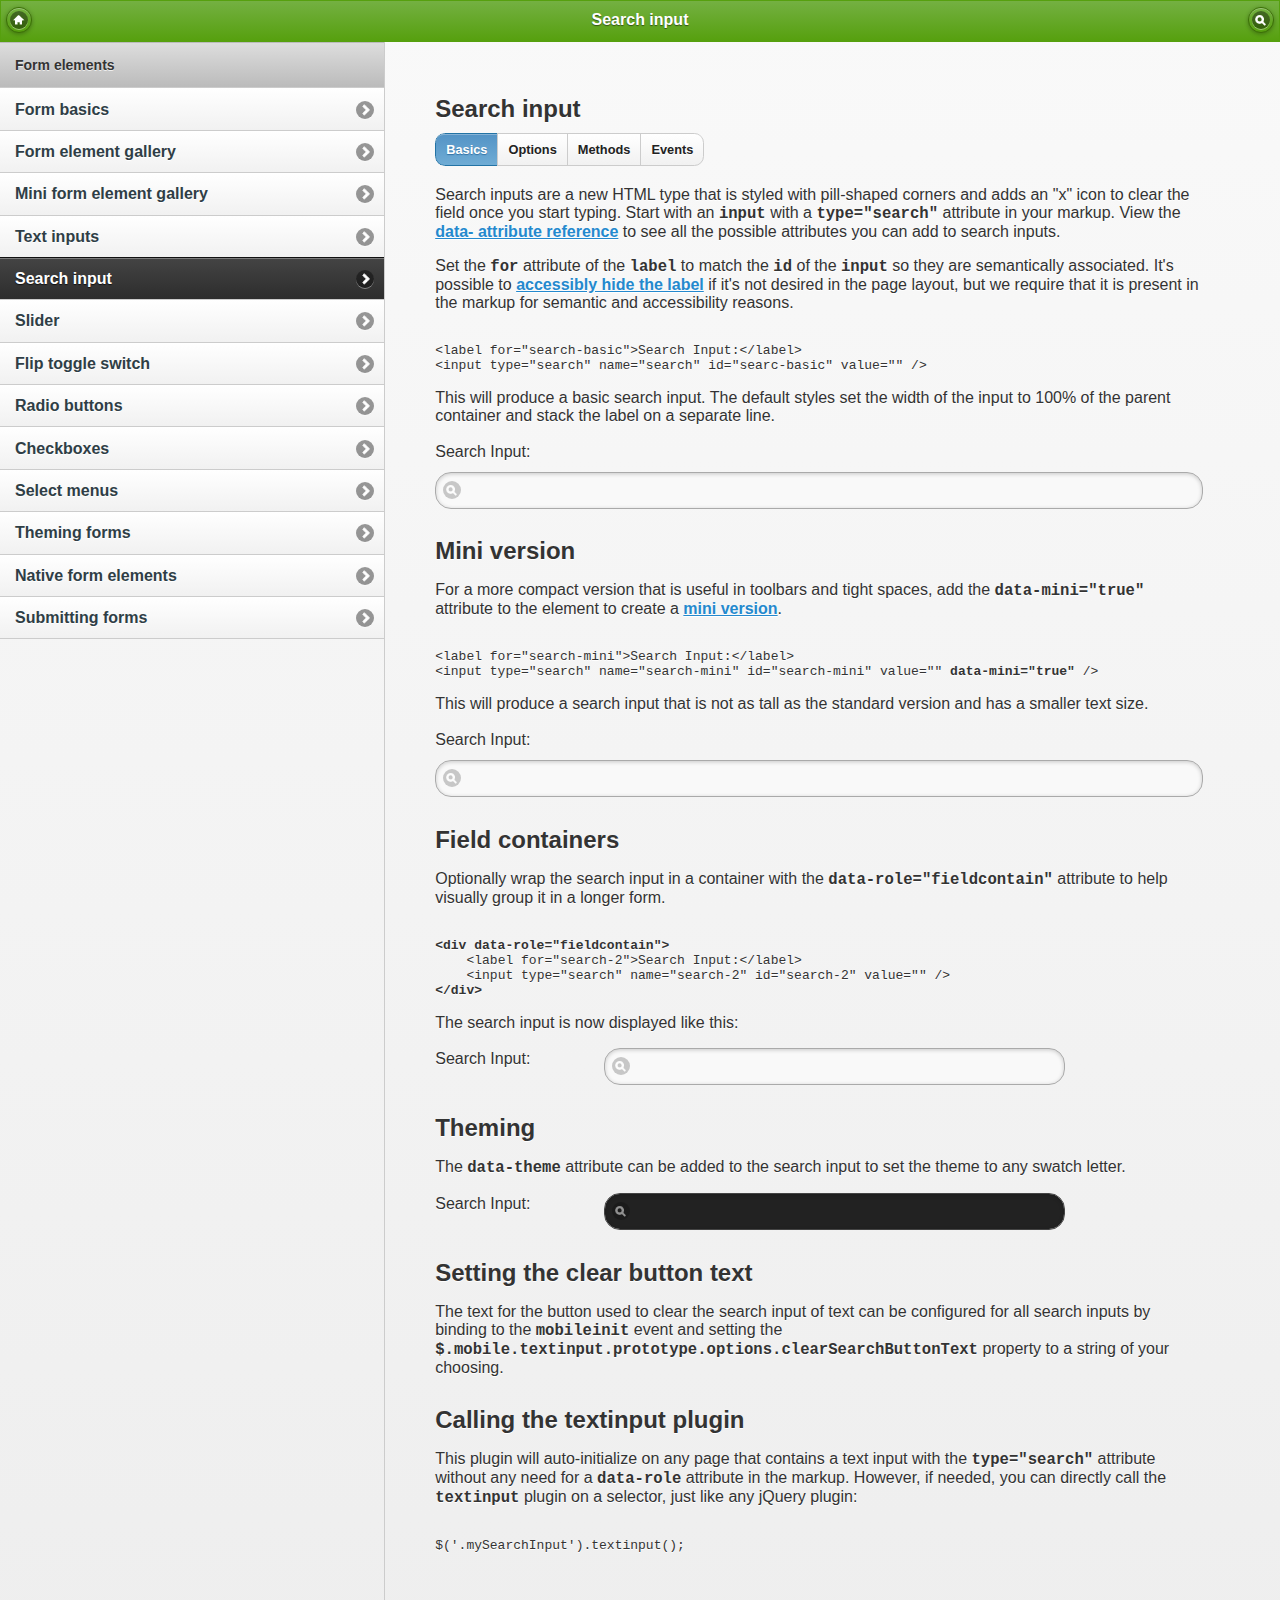
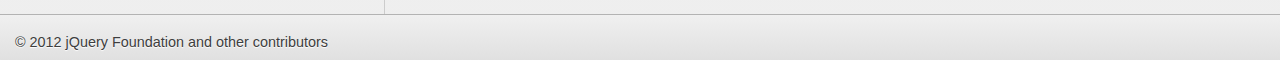
<file: WpWeddit/www/lib/jquery.mobile-1.1.1/demos/docs/forms/search/index.html>
<!DOCTYPE html> 
<html>
	<head>
	<meta charset="utf-8">
	<meta name="viewport" content="width=device-width, initial-scale=1"> 
	<title>jQuery Mobile Docs - Search input</title> 
	<link rel="stylesheet"  href="../../../css/themes/default/jquery.mobile-1.1.1.css" />
	<link rel="stylesheet" href="../../_assets/css/jqm-docs.css"/>
	<script src="../../../js/jquery.js"></script>
	<script src="../../../docs/_assets/js/jqm-docs.js"></script>
	<script src="../../../js/jquery.mobile-1.1.1.js"></script>

</head> 
<body> 

	<div data-role="page" class="type-interior">

		<div data-role="header" data-theme="f">
		<h1>Search input</h1>
		<a href="../../../" data-icon="home" data-iconpos="notext" data-direction="reverse">Home</a>
		<a href="../../nav.html" data-icon="search" data-iconpos="notext" data-rel="dialog" data-transition="fade">Search</a>
	</div><!-- /header -->

	<div data-role="content">
		<div class="content-primary">
		
		<form action="#" method="get">

			<h2>Search input</h2>
			
			<ul data-role="controlgroup" data-type="horizontal" class="localnav">
				<li><a href="index.html" data-role="button" data-transition="fade" class="ui-btn-active">Basics</a></li>
				<li><a href="options.html" data-role="button" data-transition="fade">Options</a></li>
				<li><a href="methods.html" data-role="button" data-transition="fade">Methods</a></li>
				<li><a href="events.html" data-role="button" data-transition="fade">Events</a></li>
			</ul>

			<p>Search inputs are a new HTML type that is styled with pill-shaped corners and adds an "x" icon to clear the field once you start typing. Start with an <code>input</code> with a <code>type="search"</code> attribute in your markup. View the <a href="../../api/data-attributes.html">data- attribute reference</a> to see all the possible attributes you can add to search inputs.</p>
			
			<p>Set the <code>for</code> attribute of the <code>label</code> to match the <code>id</code> of the <code>input</code> so they are semantically associated. It's possible to <a href="../docs-forms.html">accessibly hide the label</a> if it's not desired in the page layout, but we require that it is present in the markup for semantic and accessibility reasons.</p>
				
<pre><code>	
&lt;label for=&quot;search-basic&quot;&gt;Search Input:&lt;/label&gt;
&lt;input type=&quot;search&quot; name=&quot;search&quot; id=&quot;searc-basic&quot; value=&quot;&quot; /&gt;
</code></pre>	

				<p>This will produce a basic search input. The default styles set the width of the input to 100% of the parent container and stack the label on a separate line.</p>
		         <label for="search-basic">Search Input:</label>
				 <input type="search" name="search" id="search-basic" value="" />
		        
				<h2>Mini version</h2>

				<p>For a more compact version that is useful in toolbars and tight spaces, add the <code>data-mini="true"</code> attribute to the element to create a <a href="../forms-all-mini.html">mini version</a>. </p>

<pre><code>	
&lt;label for=&quot;search-mini&quot;&gt;Search Input:&lt;/label&gt;
&lt;input type=&quot;search&quot; name=&quot;search-mini&quot; id=&quot;search-mini&quot; value=&quot;&quot; <strong>data-mini=&quot;true&quot;</strong> /&gt;
</code></pre>

				<p>This will produce a search input that is not as tall as the standard version and has a smaller text size.</p>
		         <label for="search-mini">Search Input:</label>
				 <input type="search" name="search-mini" id="search-mini" value="" />

				<h2>Field containers</h2>
				
				 <p>Optionally wrap the search input in a container with the <code>data-role="fieldcontain"</code> attribute to help visually group it in a longer form.</p>

<pre><code>	
<strong>&lt;div data-role=&quot;fieldcontain&quot;&gt;
</strong>    &lt;label for=&quot;search-2&quot;&gt;Search Input:&lt;/label&gt;
    &lt;input type=&quot;search&quot; name=&quot;search-2&quot; id=&quot;search-2&quot; value=&quot;&quot; /&gt;
<strong>&lt;/div&gt;
</strong></code></pre>	
			 
			<p>The search input is now displayed like this:</p>
			<div data-role="fieldcontain">
	         <label for="search-2">Search Input:</label>
	         <input type="search" name="search-2" id="search-2" value="" />
			</div>

			<h2>Theming</h2>
			<p>The <code>data-theme</code> attribute can be added to the search input to set the theme to any swatch letter.</p>
			<div data-role="fieldcontain">
	         <label for="search-3">Search Input:</label>
	         <input type="search" name="search-3" id="search-3" value="" data-theme="a" />
			</div>

			<h2>Setting the clear button text</h2>
			<p>The text for the button used to clear the search input of text can be configured for all search inputs by binding to the <code>mobileinit</code> event and setting the <code>$.mobile.textinput.prototype.options.clearSearchButtonText</code> property to a string of your choosing.</p>
			
			<h2>Calling the textinput plugin</h2>

<p>This plugin will auto-initialize on any page that contains a text input with the <code>type="search"</code> attribute without any need for a <code>data-role</code> attribute in the markup. However, if needed, you can directly call the <code>textinput</code> plugin on a selector, just like any jQuery plugin:</p>
<pre><code>
$('.mySearchInput').textinput();			
</code></pre>
			

	</form>
	
	</div><!--/content-primary -->		
	
	<div class="content-secondary">
		
		<div data-role="collapsible" data-collapsed="true" data-theme="b" data-content-theme="d">
			
				<h3>More in this section</h3>
				
				<ul data-role="listview" data-theme="c" data-dividertheme="d">
				
					<li data-role="list-divider">Form elements</li>
					<li><a href="../docs-forms.html">Form basics</a></li>
					<li><a href="../forms-all.html">Form element gallery</a></li>
					<li><a href="../forms-all-mini.html">Mini form element gallery</a></li>
					<li><a href="../textinputs/index.html">Text inputs</a></li>
					<li data-theme="a"><a href="index.html">Search input</a></li>
					<li><a href="../slider/">Slider</a></li>
					<li><a href="../switch/">Flip toggle switch</a></li>
					<li><a href="../radiobuttons/">Radio buttons</a></li>
					<li><a href="../checkboxes/">Checkboxes</a></li>
					<li><a href="../selects/">Select menus</a></li>
					<li><a href="../forms-themes.html">Theming forms</a></li>
					<li><a href="../forms-all-native.html">Native form elements</a></li>
					<li><a href="../forms-sample.html">Submitting forms</a></li>
					
	
				</ul>
		</div>
	</div>		

</div><!-- /content -->

<div data-role="footer" class="footer-docs" data-theme="c">
		<p>&copy; 2012 jQuery Foundation and other contributors</p>
</div>
	
</div><!-- /page -->

</body>
</html>
</file>
<file: WpWeddit/www/lib/jquery.mobile-1.1.1/demos/docs/_assets/css/jqm-docs.css>
/* jqm docs css

Beware: lots of last-minute CSS going on in here 
cobblers, shoes, 
*/

body { background: #dddddd; }
.ui-mobile .type-home .ui-content { margin: 0; background: #e5e5e5 url(../images/jqm-sitebg.png) top center repeat-x; }
.ui-mobile #jqm-homeheader { padding: 40px 10px 0; text-align: center;  margin: 0 auto; }
.ui-mobile #jqm-homeheader h1 { margin: 0 0 ; }
.ui-mobile #jqm-homeheader p { margin: .3em 0 0; line-height: 1.3; font-size: .9em; font-weight: bold; color: #666; }
.ui-mobile #jqm-version { text-indent: -99999px; background: url(../images/version.png) top right no-repeat; width: 119px; height: 122px; overflow: hidden; position: absolute; z-index: 50; top: -11px; right: 0; }
/* .ui-mobile .jqm-themeswitcher { margin: 10px 25px 10px 10px;  } */

.jqm-version {
background: #f7cf57;
border: solid #fff;
border-width: 2px 0;
color: #000;
display: block;
font-weight: bold;
position: absolute;
padding: .25em 3em;
right: -2.5em;
text-align: center;
text-shadow: 0 1px 1px #fff;
top: .75em;
width: 78px;
z-index: 9;
-webkit-transform: rotate(45deg);
-moz-transform: rotate(45deg);
-o-transform: rotate(45deg);
transform: rotate(45deg);

-webkit-box-shadow: 0 0 6px rgba(0,0,0,.50);
-moz-box-shadow: 0 0 6px rgba(0,0,0,.50);
-o-box-shadow: 0 0 6px rgba(0,0,0,.50);
box-shadow: 0 0 6px rgba(0,0,0,.50);
}
.jqm-version b {
color: #a21412;
}

h2 { margin:1.2em 0 .4em 0; }
p code { font-size:1.2em; font-weight:bold; } 
h4 code {font-size:1.2em; font-weight:bold; }

dt { font-weight: bold; margin: 2em 0 .5em; }
dt code, dd code { font-size:1.3em; line-height:150%; }
pre { white-space: pre; white-space: pre-wrap; word-wrap: break-word; }

#jqm-homeheader img { width: 235px; }
img { max-width: 100%; }

/* fluid images moved from jquery.mobile.core.css*/
.ui-mobile img {
	max-width: 100%;
}

.ui-header .jqm-home { top: 0; }
nav { margin: 0; }



p.intro {
	font-size: .96em;
	line-height: 1.3;
		border-top: 1px solid #75ae18;
		border-bottom: 0;
		background: none;
		margin: 1.5em 0;
		padding: 1.5em 15px 0;

}
p.intro strong {
	color:  #558e08;
}
.footer-docs {
	padding: 5px 0;
}
.footer-docs p {
	margin-left:15px;
	font-weight: normal;
	font-size: .9em;
}

.type-interior .content-secondary {
	border-right: 0;
	border-left: 0;
	margin: 10px -15px 0;
	background: #fff;
	border-top: 1px solid #ccc;
}
.type-home .ui-content {
	margin-top: 5px;
	overflow: hidden;
	position: relative;
}
.type-interior .ui-content {
	padding-bottom: 0;
}
.content-secondary .ui-collapsible {
	padding: 0 15px 10px;

}
.content-secondary .ui-collapsible-content {
	padding: 0;
	background: none;
	border-bottom: none;
}
.content-secondary .ui-listview {
	margin: 0;
}
/* new API additions */

dt {  
	margin: 35px 0 15px 0; 
	background-color:#ddd; 
	font-weight:normal;
}
dt code { 
	display:inline-block; 
	font-weight:bold;
	color:#56A00E; 
	padding:3px 7px; 
	margin-right:10px; 
	background-color:#fff; 
}
dd { 
	margin-bottom:10px; 
}
dd .default { font-weight:bold; }
dd pre { 
	margin:0 0 0 0; 
}
dd code { font-weight: normal; }
dd pre code { 
	margin:0; 
	border:none; 
	font-weight:normal; 
	font-size:100%; 
	background-color:transparent; 
}
dd h4 { margin:15px 0 0 0; }
		
.localnav {
	margin:0 0 20px 0;
	overflow:hidden;
}
.localnav li {
	float:left;
}
.localnav .ui-btn-inner { 
	padding: .6em 10px; 
	font-size:80%; 
}

/* custom dialog for the photos sharing */
.ui-dialog.dialog-actionsheet .ui-dialog-contain {
	margin-top: 0;
}



/* F bar theme - just for the docs overview headers */
.ui-bar-f {
	border: 1px solid #56A00E;
	background: 			#74b042;
	color: 					#fff;
	font-weight: bold;
	text-shadow: 0 1px 1px #335413;	
	background-image: -webkit-gradient(linear, left top, left bottom, from(#74b042), to(#56A00E)); /* Saf4+, Chrome */
	background-image: -webkit-linear-gradient(#74b042, #56A00E); /* Chrome 10+, Saf5.1+ */
	background-image:    -moz-linear-gradient(#74b042, #56A00E); /* FF3.6 */
	background-image:     -ms-linear-gradient(#74b042, #56A00E); /* IE10 */
	background-image:      -o-linear-gradient(#74b042, #56A00E); /* Opera 11.10+ */
	background-image:         linear-gradient(#74b042, #56A00E);		
}
.ui-bar-f, 
.ui-bar-f input, 
.ui-bar-f select, 
.ui-bar-f textarea, 
.ui-bar-f button {
	font-family: Helvetica, Arial, sans-serif /*{global-font-family}*/;
}

.ui-bar-f,
.ui-bar-f .ui-link-inherit {
	color: 					#fff;
}
.ui-bar-f .ui-link {
	color: 					#fff;
	font-weight: bold;
}
.ui-btn-up-f {
	border: 1px solid 		#3B6F07;
	background: 			#56A00E;
	font-weight: bold;
	color: 					#fff;
	text-shadow: 0 1px 1px #234403;
	background-image: -webkit-gradient(linear, left top, left bottom, from(#74b042), to(#56A00E)); /* Saf4+, Chrome */
	background-image: -webkit-linear-gradient(#74b042, #56A00E); /* Chrome 10+, Saf5.1+ */
	background-image:    -moz-linear-gradient(#74b042, #56A00E); /* FF3.6 */
	background-image:     -ms-linear-gradient(#74b042, #56A00E); /* IE10 */
	background-image:      -o-linear-gradient(#74b042, #56A00E); /* Opera 11.10+ */
	background-image:         linear-gradient(#74b042, #56A00E);
}
.ui-btn-up-f a.ui-link-inherit {
	color: 					#fff;
}
.ui-btn-hover-f {
	border: 1px solid 		#3B6F07;
	background: 			#6EBC1F;
	font-weight: bold;
	color: 					#fff;
	text-shadow: 0 1px 1px #234403;
	background-image: -webkit-gradient(linear, left top, left bottom, from(#8FC963), to(#6EBC1F)); /* Saf4+, Chrome */
	background-image: -webkit-linear-gradient(#8FC963, #6EBC1F); /* Chrome 10+, Saf5.1+ */
	background-image:    -moz-linear-gradient(#8FC963, #6EBC1F); /* FF3.6 */
	background-image:     -ms-linear-gradient(#8FC963, #6EBC1F); /* IE10 */
	background-image:      -o-linear-gradient(#8FC963, #6EBC1F); /* Opera 11.10+ */
	background-image:         linear-gradient(#8FC963, #6EBC1F);
}
.ui-btn-hover-f a.ui-link-inherit {
	color: 					#fff;
}
.ui-btn-down-f {
	border: 1px solid 		#3B6F07;
	background: 			#3d3d3d;
	font-weight: bold;
	color: 					#fff;
	text-shadow: 0 1px 1px #234403;
	background-image: -webkit-gradient(linear, left top, left bottom, from(#56A00E), to(#64A234)); /* Saf4+, Chrome */
	background-image: -webkit-linear-gradient(#56A00E, #64A234); /* Chrome 10+, Saf5.1+ */
	background-image:    -moz-linear-gradient(#56A00E, #64A234); /* FF3.6 */
	background-image:     -ms-linear-gradient(#56A00E, #64A234); /* IE10 */
	background-image:      -o-linear-gradient(#56A00E, #64A234); /* Opera 11.10+ */
	background-image:         linear-gradient(#56A00E, #64A234);
}
.ui-btn-down-f a.ui-link-inherit {
	color: 					#fff;
}
.ui-btn-up-f,
.ui-btn-hover-f,
.ui-btn-down-f {
	font-family: Helvetica, Arial, sans-serif;
	text-decoration: none;
}




/* docs site layout */

@media all and (min-width: 650px){
	

	.type-home .ui-content {
		margin-top: 5px;
	}
	.ui-mobile #jqm-homeheader {
		max-width: 340px;
	}
/*
	.ui-mobile .jqm-themeswitcher {
		float: right;
	}
*/
	p.intro {
		margin: 2em 0;
	}
	.type-home .ui-content,
	.type-interior .ui-content {
		padding: 0;
		background: url(../images/px-ccc.gif) 50% 0 repeat-y;
	}
	.type-interior .ui-content {
		background-position: 45%;
		overflow: hidden;
	}
	.content-secondary {
		text-align: left;
		float: left;
		width: 45%;
		background: none;
	}
	.content-secondary,
	.type-interior .content-secondary {
		margin: 30px 0 20px 2%;
		padding: 20px 4% 0 0;
			background: none;
					border-top: none;
	}
	.type-index .content-secondary {
		padding: 0;
	}
	.content-secondary .ui-collapsible {
		margin: 0;
		padding: 0;
	}
	.content-secondary .ui-collapsible-content {
		border: none;
	}
	.type-index .content-secondary .ui-listview {
		margin: 0;
	}

	.ui-mobile #jqm-homeheader {
		padding: 0;
	}
	.content-primary {
		width: 45%;
		float: right;
		margin-top: 30px;
		margin-right: 1%;
		padding-right: 1%;
	}
	.content-primary ul:first-child {
		margin-top: 0;
	}
	.content-secondary h2 {
		position: absolute;
		left: -9999px;
	}
	.type-interior .content-primary {
		padding: 1.5em 6% 3em 0;
		margin: 0;
	}
	/* fix up the collapsibles - expanded on desktop */
	.content-secondary .ui-collapsible-heading {
		display: none;
	}
	.content-secondary .ui-collapsible-contain {
		margin:0;
	}
	.content-secondary .ui-collapsible-content {
		display: block;
		margin: 0;
		padding: 0;
	}
	.type-interior  .content-secondary .ui-li-divider {
		padding-top: 1em;
		padding-bottom: 1em;
	}
	.type-interior .content-secondary {
		margin: 0;
		padding: 0;
	}
	
}
@media all and (min-width: 750px){
	.type-home .ui-content,
	.type-interior .ui-content {
		background-position: 39%;
	}
	.content-secondary {
		width: 34%;
	}
	.content-primary {
		width: 56%;
		padding-right: 1%;
	}	
	.type-interior .ui-content {
		background-position: 34%;
	}
}

@media all and (min-width: 1200px){
	.type-home .ui-content{
		background-position: 38.5%;
	}
	.type-interior .ui-content {
		background-position: 30%;
	}
	.content-secondary {
		width: 30%;
		padding-right:6%;
		margin: 30px 0 20px 5%;
	}
	.type-interior .content-secondary {
		margin: 0;
		padding: 0;
	}
	.content-primary {
		width: 50%;
		margin-right: 5%;
		padding-right: 3%;
	}
	.type-interior .content-primary {
		width: 60%;
	}
}
</file>
